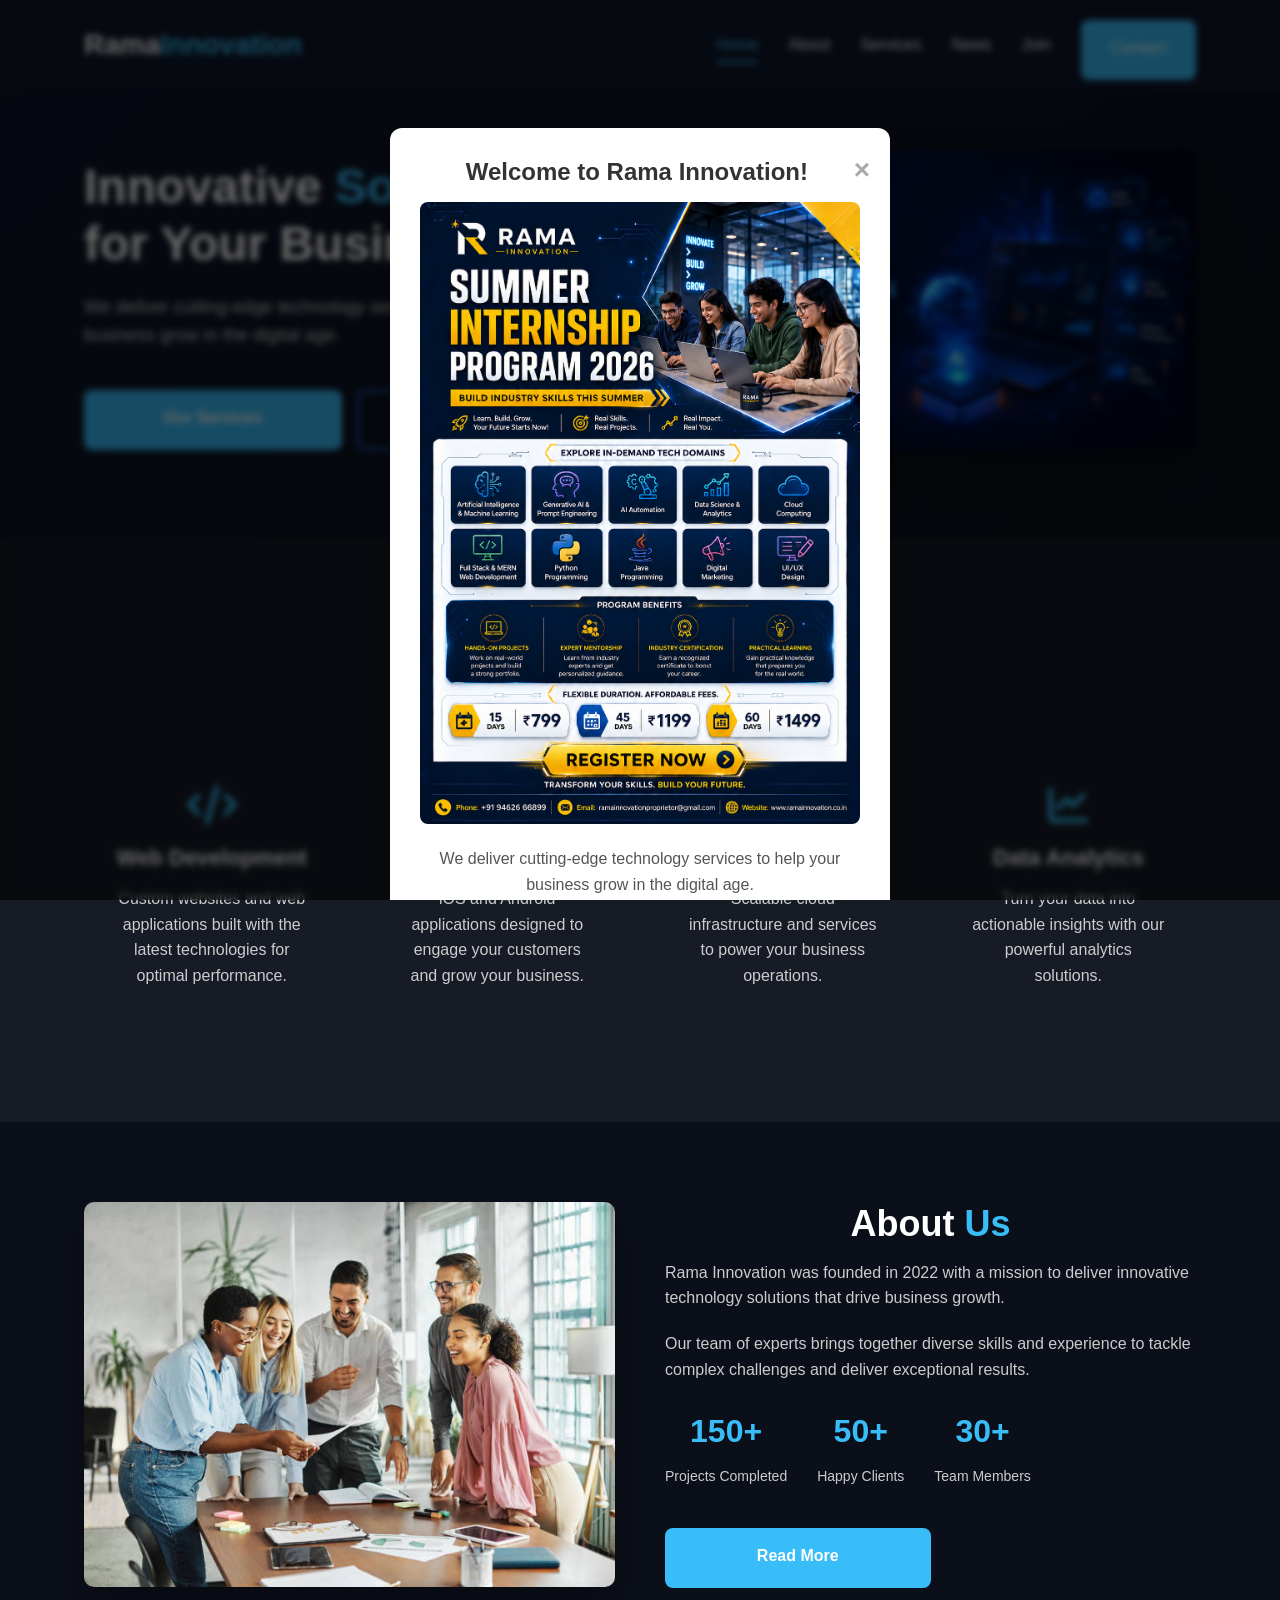
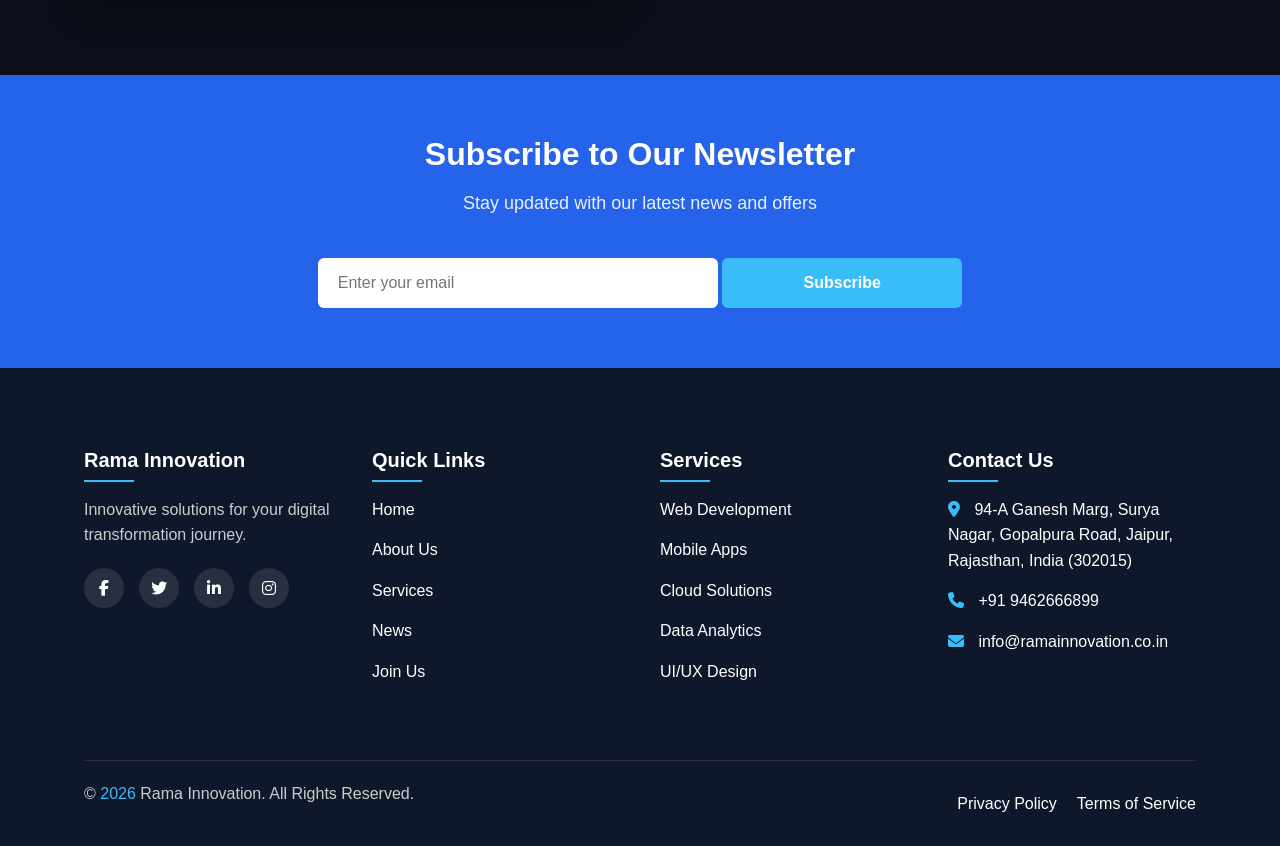
<file: index.html>
<!DOCTYPE html>
<html lang="en">
<head>
    <meta charset="UTF-8">
    <meta name="viewport" content="width=device-width, initial-scale=1.0">
    <title>Rama Innovation | Innovative Solutions</title>
    
    <!-- SEO Meta Tags -->
    <meta name="description" content="Rama Innovation offers innovative technology solutions including web development, mobile apps, cloud solutions, and data analytics to help your business thrive in the digital age.">
    <meta name="keywords" content="Rama Innovation, technology solutions, web development, mobile apps, cloud solutions, data analytics, digital transformation, innovative technology, Jaipur, India">
    <meta name="author" content="Rama Innovation">
    
    <!-- Open Graph Meta Tags -->
    <meta property="og:title" content="Rama Innovation | Innovative Solutions">
    <meta property="og:description" content="Delivering cutting-edge technology services to help your business grow in the digital age.">
    <meta property="og:image" content="./assets/images/logo.jpg">
    <meta property="og:url" content="https://www.ramainnovation.co.in">
    <meta property="og:type" content="website">
    
    <!-- Twitter Card Meta Tags -->
    <meta name="twitter:card" content="summary_large_image">
    <meta name="twitter:title" content="Rama Innovation | Innovative Solutions">
    <meta name="twitter:description" content="We deliver cutting-edge technology services to help your business grow in the digital age.">
    <meta name="twitter:image" content="./assets/images/logo.jpg">
    
    <!-- Stylesheets -->
    <link rel="stylesheet" href="https://cdnjs.cloudflare.com/ajax/libs/font-awesome/6.4.0/css/all.min.css">
    <link rel="stylesheet" href="./css/style.css">
    
    <!-- Icons -->
    <link rel="apple-touch-icon" sizes="180x180" href="/apple-touch-icon.png">
    <link rel="icon" type="image/png" sizes="32x32" href="/favicon-32x32.png">
    <link rel="icon" type="image/png" sizes="16x16" href="/favicon-16x16.png">
    <link rel="manifest" href="/site.webmanifest">

    <!-- Structured Data: Organization -->
    <script type="application/ld+json">
    {
      "@context": "https://schema.org",
      "@type": "Organization",
      "name": "Rama Innovation",
      "url": "https://www.ramainnovation.co.in",
      "logo": "https://www.ramainnovation.co.in/assets/images/logo.jpg",
      "description": "Rama Innovation offers innovative technology solutions including web development, mobile apps, cloud solutions, and data analytics to help your business thrive in the digital age.",
      "address": {
        "@type": "PostalAddress",
        "streetAddress": "94-A Ganesh Marg, Surya Nagar, Gopalpura Road",
        "addressLocality": "Jaipur",
        "addressRegion": "Rajasthan",
        "postalCode": "302015",
        "addressCountry": "IN"
      },
      "contactPoint": {
        "@type": "ContactPoint",
        "telephone": "+91-9462666899",
        "contactType": "customer service",
        "email": "info@ramainnovation.co.in"
      },
      "sameAs": [
        "https://www.linkedin.com/company/rama-innovation/"
      ]
    }
    </script>
</head>


<body>
        <!-- The Modal -->
    <div id="myModal" class="modal">
        <div class="modal-content">
            <span class="close">&times;</span>
            <h2>Welcome to Rama Innovation!</h2>
            <img src="./assets/images/h2.png" alt="Welcome Image"> <!-- Replace with your image URL -->
            <p>We deliver cutting-edge technology services to help your business grow in the digital age.</p>
        </div>
    </div>

  

    <!-- Navbar -->
    <nav class="navbar">
        <div class="container">
            <a href="index.html" class="logo">Rama<span>Innovation</span></a>
            <div class="nav-links">
                <a href="index.html" class="active">Home</a>
                <a href="about.html">About</a>
                <a href="service.html">Services</a>
                <a href="news.html">News</a>
                <a href="join.html">Join</a>
                <a href="#contact" class="cta-button">Contact</a>
            </div>
            <button class="hamburger">
                <span></span>
                <span></span>
                <span></span>
            </button>
        </div>
    </nav>

    <!-- Mobile Menu -->
    <div class="mobile-menu">
        <a href="index.html" class="active">Home</a>
        <a href="about.html">About</a>
        <a href="service.html">Services</a>
        <a href="news.html">News</a>
        <a href="join.html">Join</a>
        <a href="#contact">Contact</a>
    </div>

    <!-- Hero Section -->
    <section class="hero">
        <div class="container">
            <div class="hero-content">
                <h1 class="animate-slide-up">Innovative <span>Solutions</span> for Your Business</h1>
                <p class="animate-slide-up delay-1">We deliver cutting-edge technology services to help your business grow in the digital age.</p>
                <div class="hero-buttons animate-slide-up delay-2">
                    <a href="service.html" class="cta-button">Our Services</a>
                    <a href="join.html" class="cta-button secondary">Join Our Team</a>
                </div>
            </div>
            <div class="hero-image animate-fade-in delay-3">
                <img src="./assets/images/rama solution main photo.jpg" alt="Tech Solutions">
            </div>
        </div>
    </section>

    <!-- Services Section -->
    <section id="services" class="services">
        <div class="container">
            <h2 class="section-title animate-slide-up">Our <span>Services</span></h2>
            <p class="section-subtitle animate-slide-up delay-1">We offer comprehensive solutions tailored to your needs</p>
            
            <div class="services-grid">
                <div class="service-card animate-slide-up delay-2">
                    <i class="fas fa-code"></i>
                    <h3>Web Development</h3>
                    <p>Custom websites and web applications built with the latest technologies for optimal performance.</p>
                   
                </div>
                
                <div class="service-card animate-slide-up delay-3">
                    <i class="fas fa-mobile-alt"></i>
                    <h3>Mobile Apps</h3>
                    <p>iOS and Android applications designed to engage your customers and grow your business.</p>
                   
                </div>
                
                <div class="service-card animate-slide-up delay-4">
                    <i class="fas fa-cloud"></i>
                    <h3>Cloud Solutions</h3>
                    <p>Scalable cloud infrastructure and services to power your business operations.</p>
                    
                </div>
                
                <div class="service-card animate-slide-up delay-5">
                    <i class="fas fa-chart-line"></i>
                    <h3>Data Analytics</h3>
                    <p>Turn your data into actionable insights with our powerful analytics solutions.</p>
                  
                </div>
            </div>
        </div>
    </section>

    <!-- About Section -->
    <section class="about">
        <div class="container">
            <div class="about-image animate-fade-in">
                <img src="./assets/images/team.jpg" alt="Our Team">
            </div>
            <div class="about-content">
                <h2 class="section-title animate-slide-up">About <span>Us</span></h2>
                <p class="animate-slide-up delay-1">Rama Innovation was founded in 2022 with a mission to deliver innovative technology solutions that drive business growth.</p>
                <p class="animate-slide-up delay-2">Our team of experts brings together diverse skills and experience to tackle complex challenges and deliver exceptional results.</p>
                <div class="stats animate-slide-up delay-3">
                    <div class="stat">
                        <h4>150+</h4>
                        <p>Projects Completed</p>
                    </div>
                    <div class="stat">
                        <h4>50+</h4>
                        <p>Happy Clients</p>
                    </div>
                    <div class="stat">
                        <h4>30+</h4>
                        <p>Team Members</p>
                    </div>
                </div>
                <a href="about.html" class="cta-button animate-slide-up delay-4">Read More</a>
            </div>
        </div>
    </section>

    <!-- Newsletter Section -->
<section class="newsletter">
    <div class="container">
        <div class="newsletter-content animate-slide-up">
            <h2>Subscribe to Our Newsletter</h2>
            <p>Stay updated with our latest news and offers</p>
        </div>
        <form class="newsletter-form animate-slide-up delay-1" id="newsletterForm">
            <input type="email" name="email" placeholder="Enter your email" required>
            <button type="submit" class="cta-button">Subscribe</button>
        </form>
        <div class="form-message" id="formMessage"></div>
    </div>
</section>

    <!-- Footer -->
    <footer class="footer">
        <div class="container">
            <div class="footer-grid">
                <div class="footer-col">
                    <h3>Rama Innovation</h3>
                    <p>Innovative solutions for your digital transformation journey.</p>
                    <div class="social-links">
                        <a href="#"><i class="fab fa-facebook-f"></i></a>
                        <a href="#"><i class="fab fa-twitter"></i></a>
                        <a href="https://www.linkedin.com/company/rama-innovation/"><i class="fab fa-linkedin-in"></i></a>
                        <a href="#"><i class="fab fa-instagram"></i></a>
                    </div>
                </div>
                
                <div class="footer-col">
                    <h3>Quick Links</h3>
                    <ul>
                        <li><a href="index.html">Home</a></li>
                        <li><a href="about.html">About Us</a></li>
                        <li><a href="#services">Services</a></li>
                        <li><a href="news.html">News</a></li>
                        <li><a href="join.html">Join Us</a></li>
                    </ul>
                </div>
                
                <div class="footer-col">
                    <h3>Services</h3>
                    <ul>
                        <li><a href="#">Web Development</a></li>
                        <li><a href="#">Mobile Apps</a></li>
                        <li><a href="#">Cloud Solutions</a></li>
                        <li><a href="#">Data Analytics</a></li>
                        <li><a href="#">UI/UX Design</a></li>
                    </ul>
                </div>
                
                <div class="footer-col" id="contact">
                    <h3>Contact Us</h3>
                    <ul>
                        <li><i class="fas fa-map-marker-alt"></i> 94-A Ganesh Marg, Surya Nagar, Gopalpura Road, Jaipur, Rajasthan, India (302015) </li>
                        <li><i class="fas fa-phone"></i> +91 9462666899 </li>
                        <li><i class="fas fa-envelope"></i> info@ramainnovation.co.in</li>
                    </ul>
                </div>
            </div>
            
            <div class="footer-bottom">
                <p>&copy; <span id="copyright-year">2023</span> Rama Innovation. All Rights Reserved.</p>
                <div class="footer-links">
                    <a href="#">Privacy Policy</a>
                    <a href="#">Terms of Service</a>
                </div>
            </div>
        </div>
    </footer>

    <script src="./js/script.js"></script>
</body>
</html>
</file>
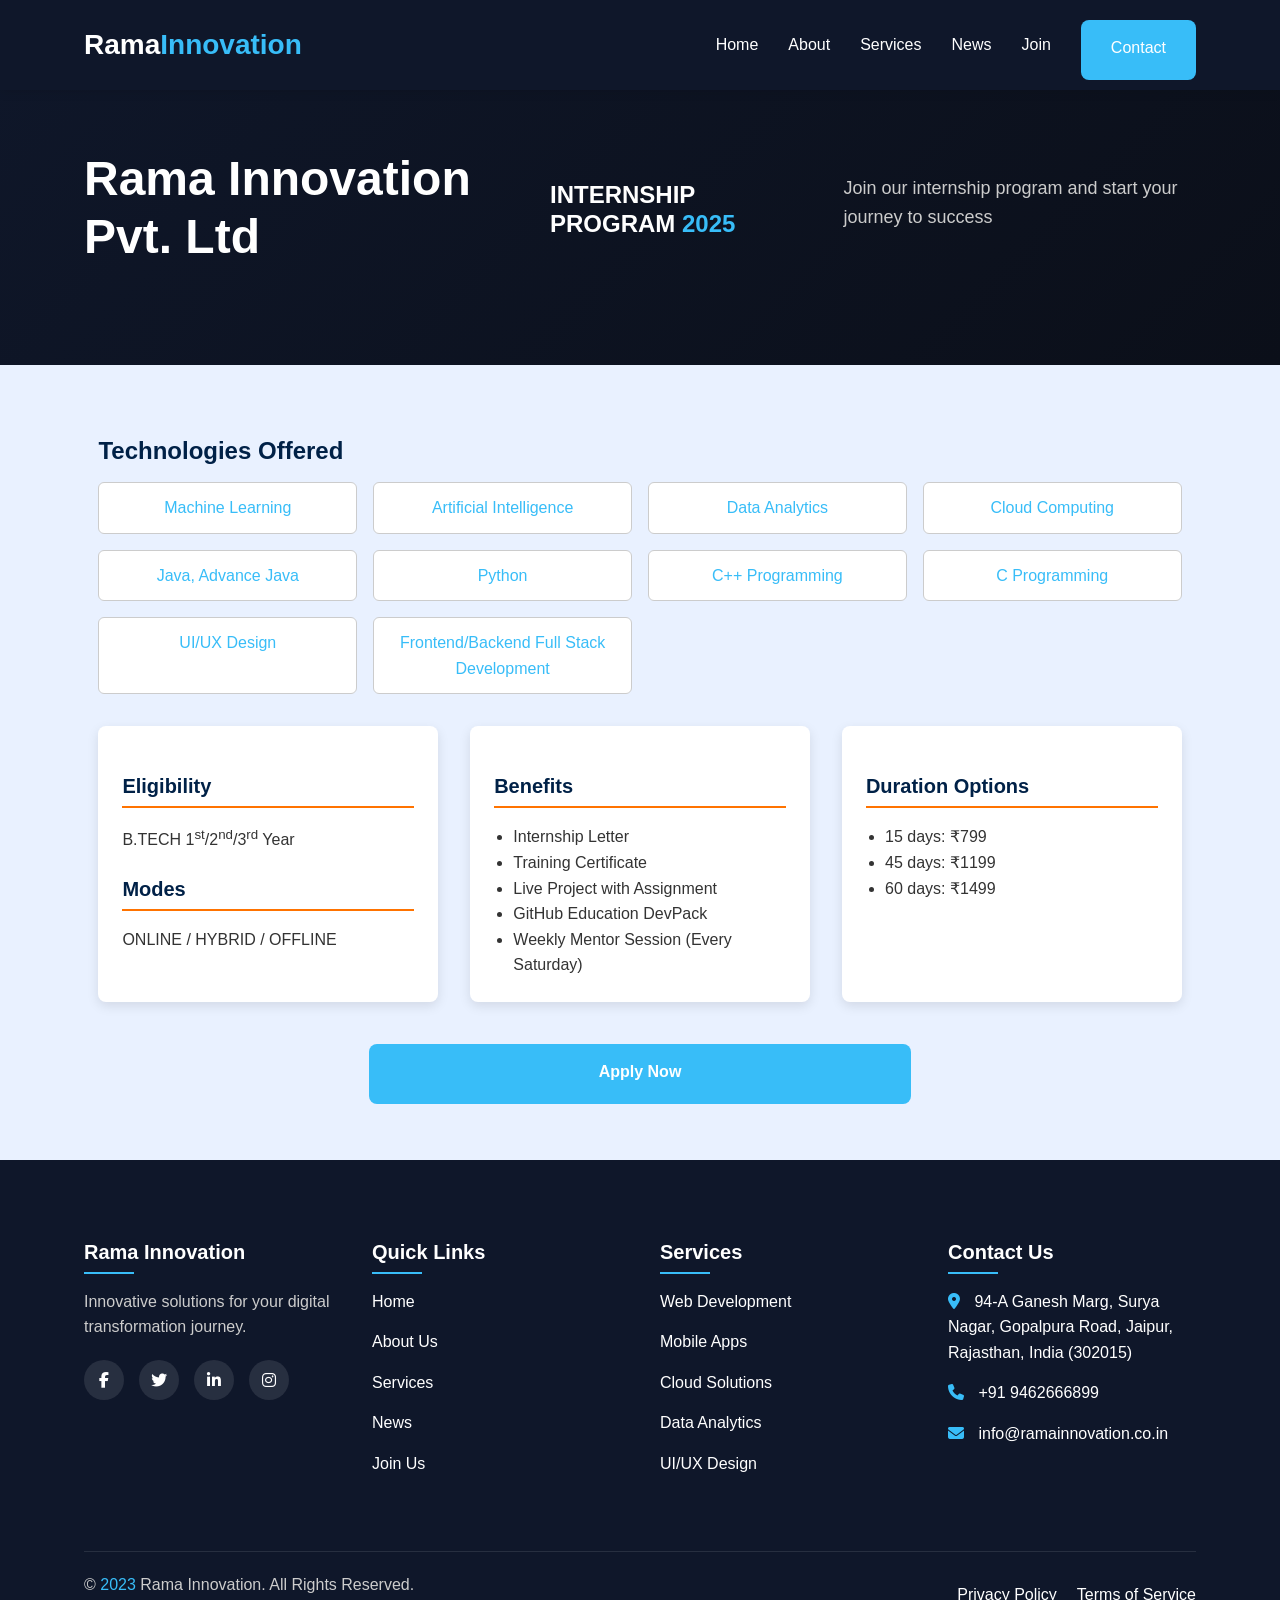
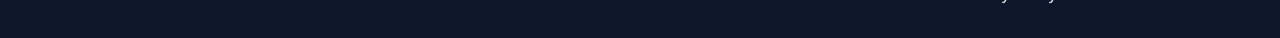
<file: internship.html>
<!DOCTYPE html>
<html lang="en">
<head>
  <meta charset="UTF-8">
    <meta name="viewport" content="width=device-width, initial-scale=1.0">
    <title>Internship Program - Rama Innovation</title>
    
    <!-- SEO Meta Tags -->
    <meta name="description" content="Rama Innovation offers innovative technology solutions including web development, mobile apps, cloud solutions, and data analytics to help your business thrive in the digital age.">
    <meta name="keywords" content="Rama Innovation, technology solutions, web development, mobile apps, cloud solutions, data analytics, digital transformation, innovative technology, Jaipur, India">
    <meta name="author" content="Rama Innovation">
    
    <!-- Open Graph Meta Tags -->
    <meta property="og:title" content="Rama Innovation | Innovative Solutions">
    <meta property="og:description" content="Delivering cutting-edge technology services to help your business grow in the digital age.">
    <meta property="og:image" content="./assets/images/logo.jpg">
    <meta property="og:url" content="https://www.ramainnovation.co.in">
    <meta property="og:type" content="website">
    
    <!-- Twitter Card Meta Tags -->
    <meta name="twitter:card" content="summary_large_image">
    <meta name="twitter:title" content="Rama Innovation | Innovative Solutions">
    <meta name="twitter:description" content="We deliver cutting-edge technology services to help your business grow in the digital age.">
    <meta name="twitter:image" content="./assets/images/logo.jpg">
    
    <!-- Stylesheets -->
    <link href="https://cdnjs.cloudflare.com/ajax/libs/font-awesome/6.4.0/css/all.min.css" rel="stylesheet">
    <link href="./css/style.css" rel="stylesheet">
    
    <!-- Icons -->
    <link rel="apple-touch-icon" sizes="180x180" href="/apple-touch-icon.png">
    <link rel="icon" type="image/png" sizes="32x32" href="/favicon-32x32.png">
    <link rel="icon" type="image/png" sizes="16x16" href="/favicon-16x16.png">
    <link rel="manifest" href="/site.webmanifest">
    
  <style>


    .why-join {
      background: #fff;
      padding: 3rem 1rem;
    }

    .why-join h3 {
      font-size: 1.8rem;
      margin-bottom: 1rem;
      color: #002147;
    }

    .why-join ul {
      list-style: none;
      margin-bottom: 2rem;
    }

    .why-join li {
      font-size: 1.1rem;
      margin: 0.5rem 0;
      color: #444;
    }

    .why-join i {
      color: green;
      margin-right: 10px;
    }

    .details {
      background: #e9f1ff;
      padding: 3rem 1rem;
    }

    .details h3 {
      color: #002147;
      margin-top: 1.5rem;
      margin-bottom: 0.5rem;
      font-size: 1.5rem;
    }

    .skills-grid {
      display: grid;
      grid-template-columns: repeat(auto-fit, minmax(220px, 1fr));
      gap: 1rem;
      margin: 1rem 0;
    }

    .skills-grid span {
      background-color: #fff;
      padding: 0.75rem;
      border-radius: 6px;
      border: 1px solid #ccc;
      text-align: center;
      font-weight: 500;
    }

    .info-columns {
      display: flex;
      flex-wrap: wrap;
      gap: 2rem;
      margin-top: 2rem;
    }

    .info-column {
      flex: 1;
      min-width: 250px;
      background: #fff;
      padding: 1.5rem;
      border-radius: 8px;
      box-shadow: 0 4px 12px rgba(0, 0, 0, 0.1);
    }

    .info-column h3 {
      font-size: 1.25rem;
      color: #002147;
      margin-bottom: 1rem;
      border-bottom: 2px solid #ff7300;
      padding-bottom: 0.5rem;
    }

    .info-column p,
    .info-column ul {
      font-size: 1rem;
      color: #333;
    }

    .info-column ul {
      padding-left: 1.2rem;
      list-style: disc;
    }

  </style>
</head>
<body>
     <nav class="navbar">
        <div class="container">
            <a href="index.html" class="logo">Rama<span>Innovation</span></a>
            <div class="nav-links">
                <a href="index.html">Home</a>
                <a href="about.html">About</a>
                <a href="service.html">Services</a>
                <a href="news.html">News</a>
                <a href="join.html">Join</a>
                <a href="#contact" class="cta-button">Contact</a>
            </div>
            <button class="hamburger">
                <span></span>
                <span></span>
                <span></span>
            </button>
        </div>
    </nav>

    <!-- Mobile Menu -->
    <div class="mobile-menu">
        <a href="index.html">Home</a>
        <a href="about.html">About</a>
        <a href="service.html">Services</a>
        <a href="news.html">News</a>
        <a href="join.html">Join</a>
        <a href="#contact">Contact</a>
    </div>
  <section class="hero">
    <div class="container">
      <h1>Rama Innovation Pvt. Ltd</h1>
      <h2>INTERNSHIP PROGRAM <span>2025</span></h2>
      <p>Join our internship program and start your journey to success</p>
    </div>
  </section>

  <!-- <section class="why-join">
    <div class="container">
      <h3>Why You Should Try:</h3>
      <ul>
        <li><i class="fas fa-check-circle"></i> Mentorship from industry experts</li>
        <li><i class="fas fa-check-circle"></i> Real-world projects</li>
        <li><i class="fas fa-check-circle"></i> Skill-building for future roles</li>
        <li><i class="fas fa-check-circle"></i> Project Management</li>
        <li><i class="fas fa-check-circle"></i> Data Analysis</li>
        <li><i class="fas fa-check-circle"></i> Marketing Strategies</li>
      </ul>
      <a href="https://forms.gle/wn4ChqgmRaESs48y6" class="cta-button">Apply Now</a>
    </div>

    
  </section> -->

  <section class="details">
    <div class="container">
      <div class="skills">
        <h3>Technologies Offered</h3>
        <div class="skills-grid">
          <span>Machine Learning</span>
          <span>Artificial Intelligence</span>
          <span>Data Analytics</span>
          <span>Cloud Computing</span>
          <span>Java, Advance Java</span>
          <span>Python</span>
          <span>C++ Programming</span>
          <span>C Programming</span>
          <span>UI/UX Design</span>
          <span>Frontend/Backend Full Stack Development</span>
        </div>
      </div>

      <div class="info-columns">
        <div class="info-column">
          <h3>Eligibility</h3>
          <p>B.TECH 1<sup>st</sup>/2<sup>nd</sup>/3<sup>rd</sup> Year</p>

          <h3>Modes</h3>
          <p>ONLINE / HYBRID / OFFLINE</p>
        </div>

        <div class="info-column">
          <h3>Benefits</h3>
          <ul>
            <li>Internship Letter</li>
            <li>Training Certificate</li>
            <li>Live Project with Assignment</li>
            <li>GitHub Education DevPack</li>
            <li>Weekly Mentor Session (Every Saturday)</li>
          </ul>
        </div>

        <div class="info-column">
          <h3>Duration Options</h3>
          <ul>
            <li>15 days: ₹799</li>
            <li>45 days: ₹1199</li>
            <li>60 days: ₹1499</li>
          </ul>
        </div>
      </div>

      <div style="text-align: center; margin-top: 2rem;">
        <a href="https://forms.gle/wn4ChqgmRaESs48y6" class="cta-button">Apply Now</a>
      </div>
    </div>
  </section>

  <footer class="footer">
        <div class="container">
            <div class="footer-grid">
                <div class="footer-col">
                    <h3>Rama Innovation</h3>
                    <p>Innovative solutions for your digital transformation journey.</p>
                    <div class="social-links">
                        <a href="#"><i class="fab fa-facebook-f"></i></a>
                        <a href="#"><i class="fab fa-twitter"></i></a>
                        <a href="https://www.linkedin.com/company/rama-innovation/"><i class="fab fa-linkedin-in"></i></a>
                        <a href="#"><i class="fab fa-instagram"></i></a>
                    </div>
                </div>
                
                <div class="footer-col">
                    <h3>Quick Links</h3>
                    <ul>
                        <li><a href="index.html">Home</a></li>
                        <li><a href="about.html">About Us</a></li>
                        <li><a href="#services">Services</a></li>
                        <li><a href="news.html">News</a></li>
                        <li><a href="join.html">Join Us</a></li>
                    </ul>
                </div>
                
                <div class="footer-col">
                    <h3>Services</h3>
                    <ul>
                        <li><a href="#">Web Development</a></li>
                        <li><a href="#">Mobile Apps</a></li>
                        <li><a href="#">Cloud Solutions</a></li>
                        <li><a href="#">Data Analytics</a></li>
                        <li><a href="#">UI/UX Design</a></li>
                    </ul>
                </div>
                
                <div class="footer-col" id="contact">
                    <h3>Contact Us</h3>
                    <ul>
                        <li><i class="fas fa-map-marker-alt"></i> 94-A Ganesh Marg, Surya Nagar, Gopalpura Road, Jaipur, Rajasthan, India (302015) </li>
                        <li><i class="fas fa-phone"></i> +91 9462666899 </li>
                        <li><i class="fas fa-envelope"></i> info@ramainnovation.co.in</li>
                    </ul>
                </div>
            </div>
            
            <div class="footer-bottom">
                <p>&copy; <span id="copyright-year">2023</span> Rama Innovation. All Rights Reserved.</p>
                <div class="footer-links">
                    <a href="#">Privacy Policy</a>
                    <a href="#">Terms of Service</a>
                </div>
            </div>
        </div>
    </footer>
</body>
</html>
</file>
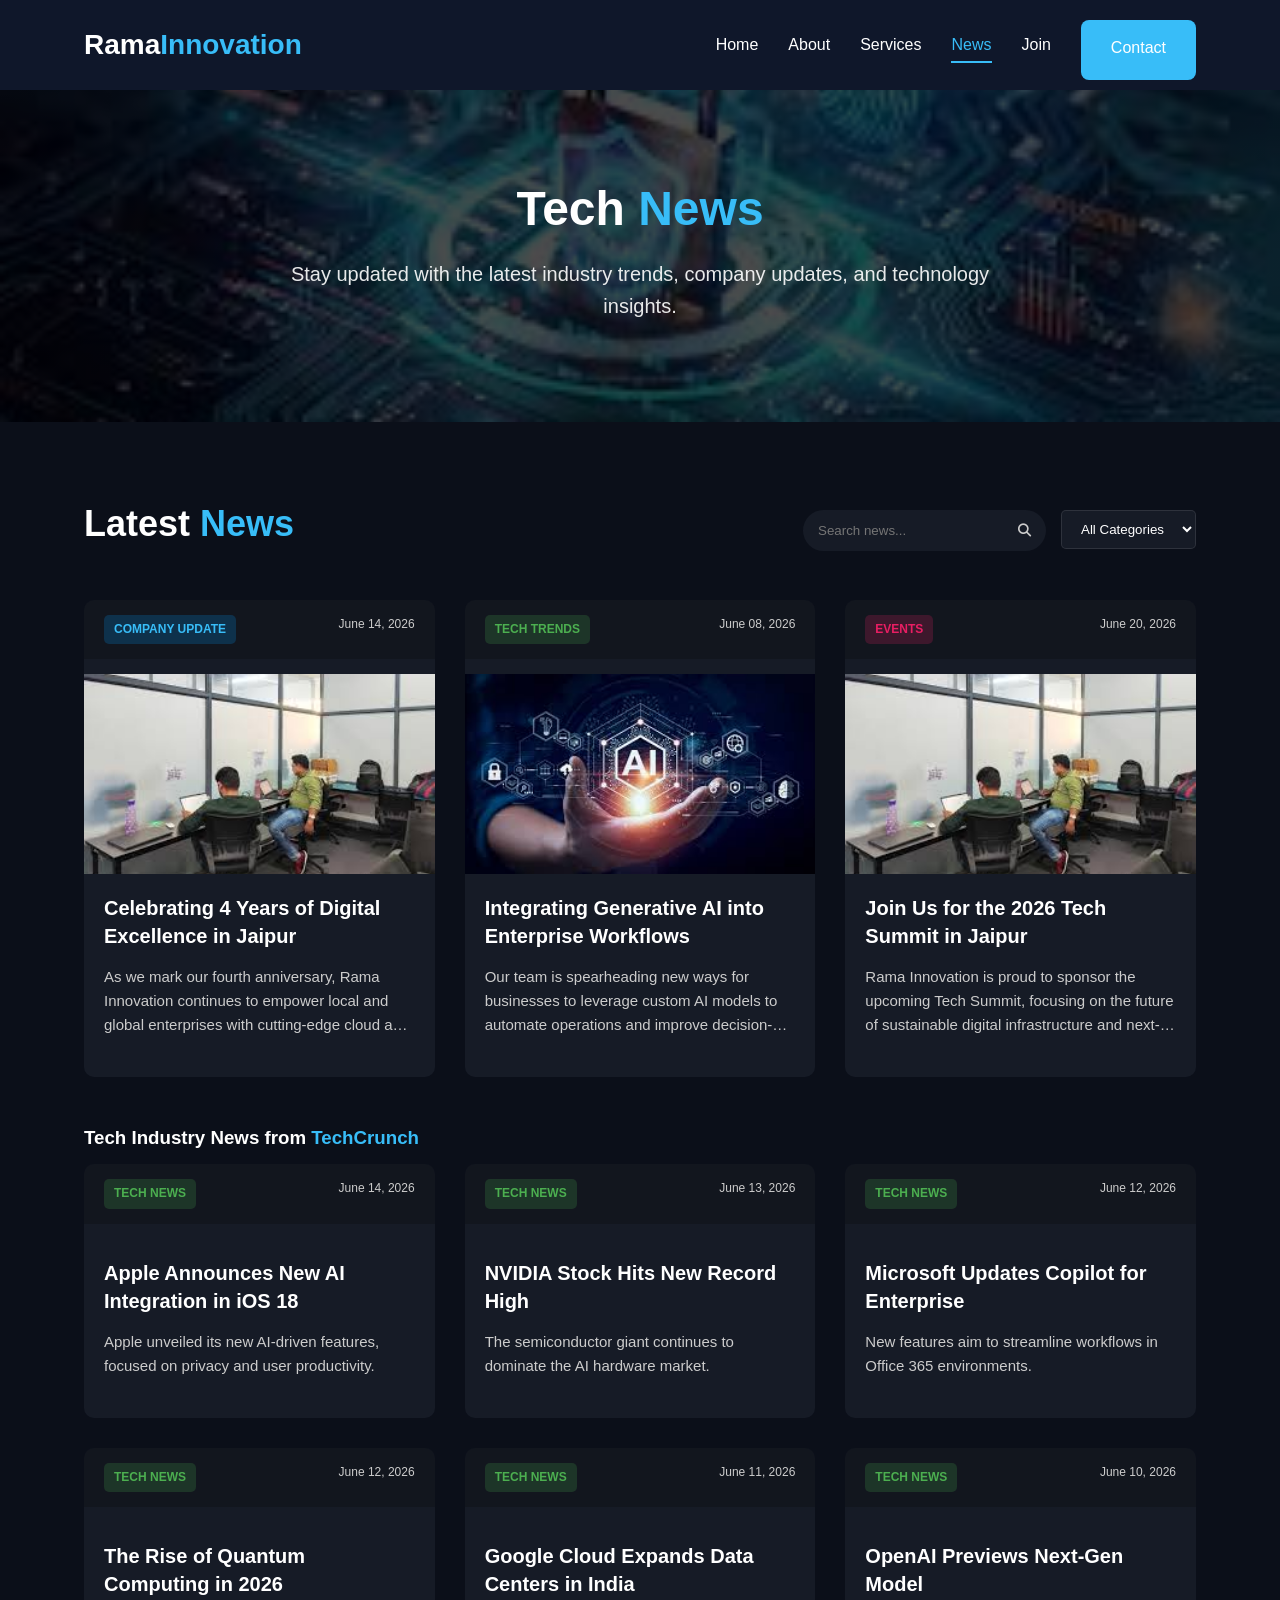
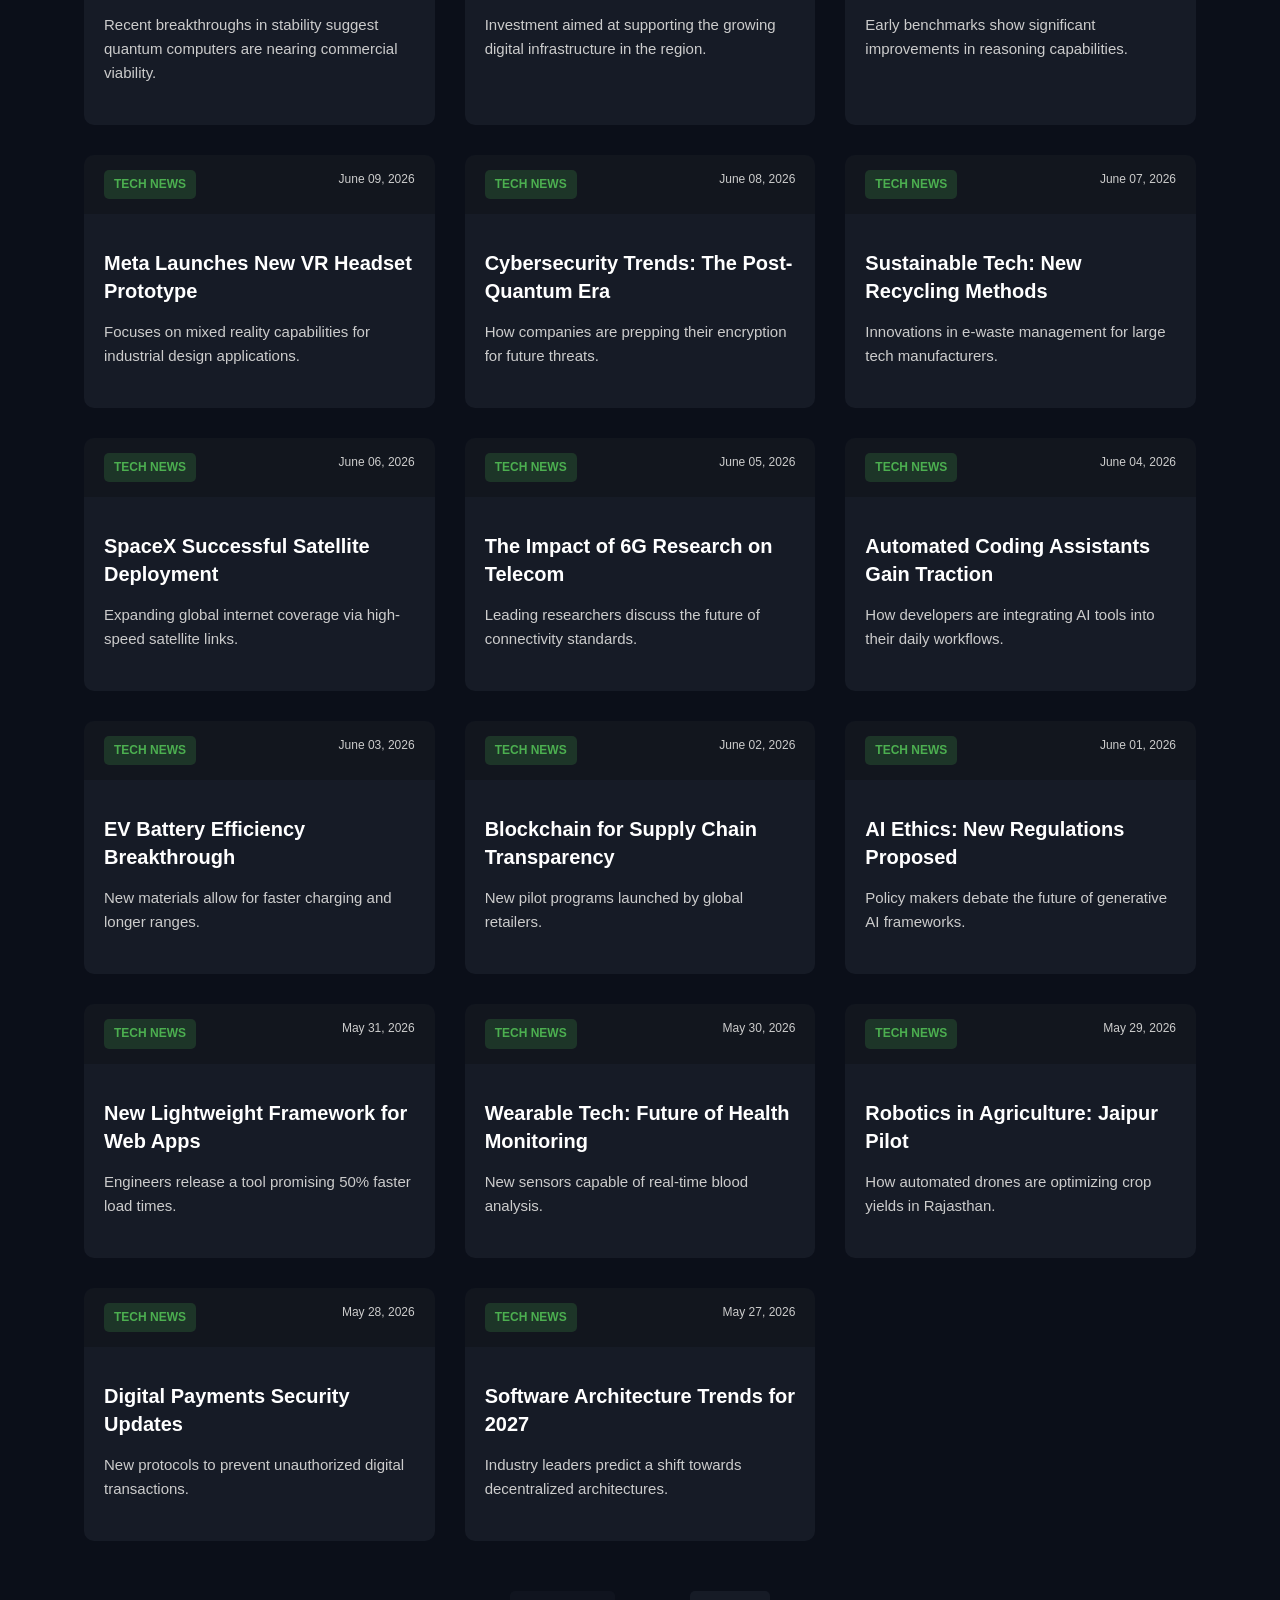
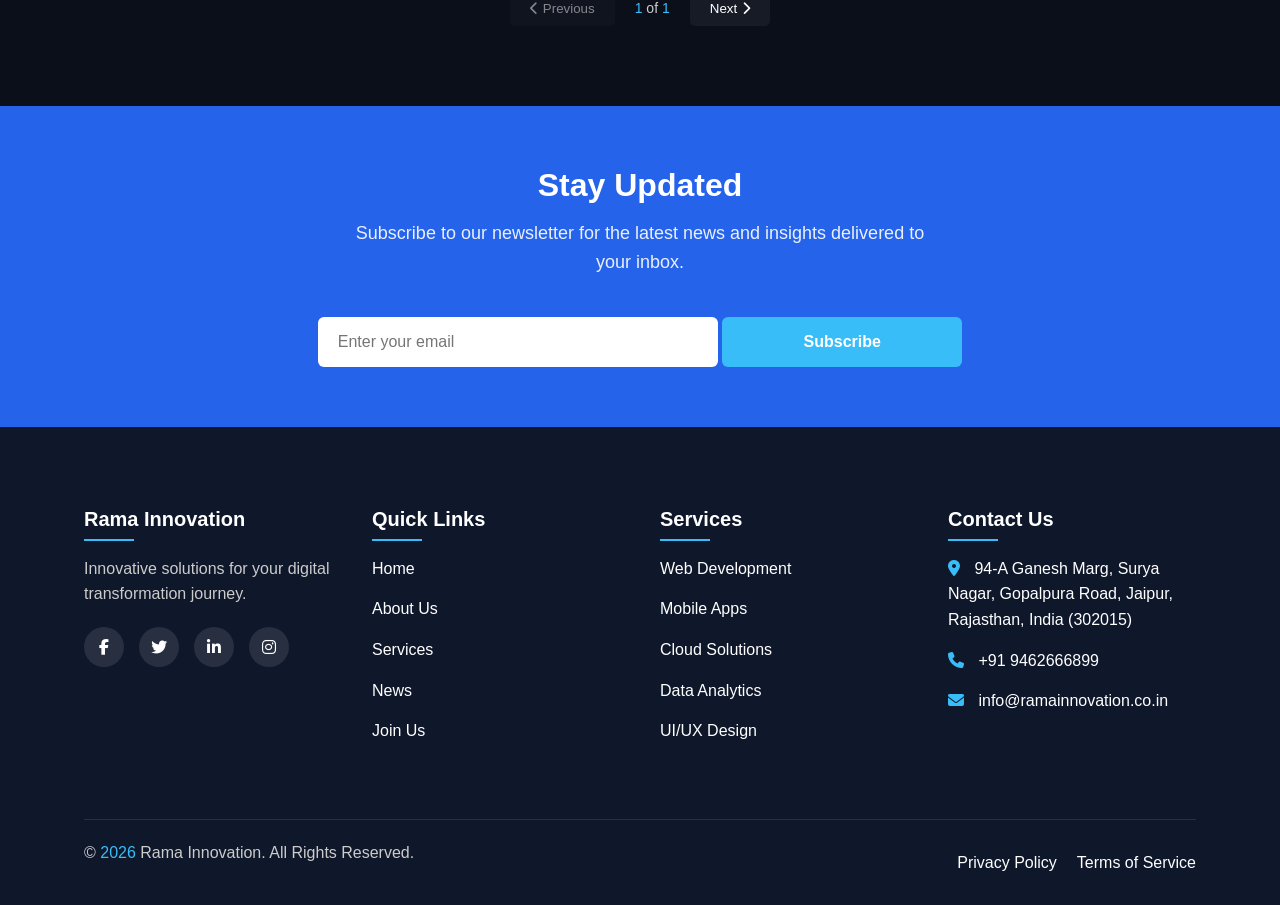
<file: news.html>
<!DOCTYPE html>
<html lang="en">

<head>
    <meta charset="UTF-8">
    <meta name="viewport" content="width=device-width, initial-scale=1.0">
    <title>News & Updates | Rama Innovation</title>
    
    <!-- SEO Meta Tags -->
    <meta name="description" content="Rama Innovation offers innovative technology solutions including web development, mobile apps, cloud solutions, and data analytics to help your business thrive in the digital age.">
    <meta name="keywords" content="Rama Innovation, technology solutions, web development, mobile apps, cloud solutions, data analytics, digital transformation, innovative technology, Jaipur, India">
    <meta name="author" content="Rama Innovation">
    
    <!-- Open Graph Meta Tags -->
    <meta property="og:title" content="Rama Innovation | Innovative Solutions">
    <meta property="og:description" content="Delivering cutting-edge technology services to help your business grow in the digital age.">
    <meta property="og:image" content="./assets/images/logo.jpg">
    <meta property="og:url" content="https://www.ramainnovation.co.in">
    <meta property="og:type" content="website">
    
    <!-- Twitter Card Meta Tags -->
    <meta name="twitter:card" content="summary_large_image">
    <meta name="twitter:title" content="Rama Innovation | Innovative Solutions">
    <meta name="twitter:description" content="We deliver cutting-edge technology services to help your business grow in the digital age.">
    <meta name="twitter:image" content="./assets/images/logo.jpg">
    
    <!-- Stylesheets -->
    <link rel="stylesheet" href="https://cdnjs.cloudflare.com/ajax/libs/font-awesome/6.4.0/css/all.min.css">
    <link rel="stylesheet" href="./css/style.css">
    
    <!-- Icons -->
    <link rel="apple-touch-icon" sizes="180x180" href="/apple-touch-icon.png">
    <link rel="icon" type="image/png" sizes="32x32" href="/favicon-32x32.png">
    <link rel="icon" type="image/png" sizes="16x16" href="/favicon-16x16.png">
    <link rel="manifest" href="/site.webmanifest">
</head>


<body>
  
    <!-- Navbar -->
    <nav class="navbar">
        <div class="container">
            <a href="index.html" class="logo">Rama<span>Innovation</span></a>
            <div class="nav-links">
                <a href="index.html">Home</a>
                <a href="about.html">About</a>
                <a href="#services">Services</a>
                <a href="news.html" class="active">News</a>
                <a href="join.html">Join</a>
                <a href="#contact" class="cta-button">Contact</a>
            </div>
            <button class="hamburger">
                <span></span>
                <span></span>
                <span></span>
            </button>
        </div>
    </nav>

    <!-- Mobile Menu -->
    <div class="mobile-menu">
        <a href="index.html">Home</a>
        <a href="about.html">About</a>
        <a href="#services">Services</a>
        <a href="news.html" class="active">News</a>
        <a href="join.html">Join</a>
        <a href="#contact">Contact</a>
    </div>

    <!-- News Hero Section -->
    <section class="page-hero news-hero">
        <div class="container">
            <h1 class="animate-slide-up">Tech <span>News</span></h1>
            <p class="animate-slide-up delay-1">Stay updated with the latest industry trends, company updates, and technology insights.</p>
        </div>
    </section>

    <!-- News Categories -->
<!-- News Section with Custom Articles and API Content -->
<section class="news-api-section">
    <div class="container">
        <div class="news-header">
            <h2 class="section-title">Latest <span>News</span></h2>
            <div class="news-controls">
                <div class="search-box">
                    <input type="text" id="news-search" placeholder="Search news...">
                    <button id="search-btn"><i class="fas fa-search"></i></button>
                </div>
                <div class="category-filter">
                    <select id="news-category">
                        <option value="all">All Categories</option>
                        <option value="company">Company</option>
                        <option value="tech">Technology</option>
                        <option value="business">Business</option>
                    </select>
                </div>
            </div>
        </div>

        <div class="news-grid">
    <article class="news-card animate-slide-up delay-1" data-category="company">
        <div class="news-card-header">
            <span class="news-category company">Company Update</span>
            <span class="news-date">June 14, 2026</span>
        </div>
        <div class="news-card-image">
            <img src="./assets/images/company_office.jpg" alt="Rama Innovation Expansion">
        </div>
        <div class="news-card-content">
            <h3>Celebrating 4 Years of Digital Excellence in Jaipur</h3>
            <p>As we mark our fourth anniversary, Rama Innovation continues to empower local and global enterprises with cutting-edge cloud and data analytics solutions.</p>
        </div>
    </article>

    <article class="news-card animate-slide-up delay-2" data-category="tech">
        <div class="news-card-header">
            <span class="news-category tech">Tech Trends</span>
            <span class="news-date">June 08, 2026</span>
        </div>
        <div class="news-card-image">
            <img src="./assets/images/ai.jpg" alt="AI Integration">
        </div>
        <div class="news-card-content">
            <h3>Integrating Generative AI into Enterprise Workflows</h3>
            <p>Our team is spearheading new ways for businesses to leverage custom AI models to automate operations and improve decision-making accuracy.</p>
        </div>
    </article>

    <article class="news-card animate-slide-up delay-3" data-category="events">
        <div class="news-card-header">
            <span class="news-category events">Events</span>
            <span class="news-date">June 20, 2026</span>
        </div>
        <div class="news-card-image">
            <img src="./assets/images/company_office.jpg" alt="Tech Conference">
        </div>
        <div class="news-card-content">
            <h3>Join Us for the 2026 Tech Summit in Jaipur</h3>
            <p>Rama Innovation is proud to sponsor the upcoming Tech Summit, focusing on the future of sustainable digital infrastructure and next-gen development.</p>
        </div>
    </article>
</div>

        <!-- API-Powered News Section -->
        <div class="api-news-section">
            <h3 class="api-news-title">Tech Industry News from <span>TechCrunch</span></h3>
            
            <div class="loading-spinner" id="loading-spinner">
                <div class="spinner"></div>
                <p>Loading tech news...</p>
            </div>

            <div class="news-grid" id="api-news-grid">
                <!-- News articles will be inserted here by JavaScript -->
            </div>

            <div class="pagination">
                <button id="prev-page" disabled><i class="fas fa-chevron-left"></i> Previous</button>
                <div class="page-info">
                    <span id="current-page">1</span> of <span id="total-pages">1</span>
                </div>
                <button id="next-page">Next <i class="fas fa-chevron-right"></i></button>
            </div>
        </div>
    </div>
</section>
    <!-- Newsletter Section -->
    <section class="newsletter news-newsletter">
        <div class="container">
            <div class="newsletter-content animate-slide-up">
                <h2>Stay Updated</h2>
                <p>Subscribe to our newsletter for the latest news and insights delivered to your inbox.</p>
            </div>
            <form class="newsletter-form animate-slide-up delay-1">
                <input type="email" placeholder="Enter your email" required>
                <button type="submit" class="cta-button news_letter_btn">Subscribe</button>
            </form>
        </div>
    </section>

    <footer class="footer">
        <div class="container">
            <div class="footer-grid">
                <div class="footer-col">
                    <h3>Rama Innovation</h3>
                    <p>Innovative solutions for your digital transformation journey.</p>
                    <div class="social-links">
                        <a href="#"><i class="fab fa-facebook-f"></i></a>
                        <a href="#"><i class="fab fa-twitter"></i></a>
                        <a href="https://www.linkedin.com/company/rama-innovation/"><i class="fab fa-linkedin-in"></i></a>
                        <a href="#"><i class="fab fa-instagram"></i></a>
                    </div>
                </div>
                
                <div class="footer-col">
                    <h3>Quick Links</h3>
                    <ul>
                        <li><a href="index.html">Home</a></li>
                        <li><a href="about.html">About Us</a></li>
                        <li><a href="#services">Services</a></li>
                        <li><a href="news.html">News</a></li>
                        <li><a href="join.html">Join Us</a></li>
                    </ul>
                </div>
                
                <div class="footer-col">
                    <h3>Services</h3>
                    <ul>
                        <li><a href="#">Web Development</a></li>
                        <li><a href="#">Mobile Apps</a></li>
                        <li><a href="#">Cloud Solutions</a></li>
                        <li><a href="#">Data Analytics</a></li>
                        <li><a href="#">UI/UX Design</a></li>
                    </ul>
                </div>
                
                <div class="footer-col" id="contact">
                    <h3>Contact Us</h3>
                    <ul>
                        <li><i class="fas fa-map-marker-alt"></i> 94-A Ganesh Marg, Surya Nagar, Gopalpura Road, Jaipur, Rajasthan, India (302015)</li>
                        <li><i class="fas fa-phone"></i> +91 9462666899 </li>
                        <li><i class="fas fa-envelope"></i> info@ramainnovation.co.in</li>
                    </ul>
                </div>
            </div>
            
            <div class="footer-bottom">
                <p>&copy; <span id="copyright-year">2023</span> Rama Innovation. All Rights Reserved.</p>
                <div class="footer-links">
                    <a href="#">Privacy Policy</a>
                    <a href="#">Terms of Service</a>
                </div>
            </div>
        </div>
    </footer>

    <script src="./js/script.js"></script>
    <script>
       
const techNews = [
    { title: "Apple Announces New AI Integration in iOS 18", date: "June 14, 2026", desc: "Apple unveiled its new AI-driven features, focused on privacy and user productivity." },
    { title: "NVIDIA Stock Hits New Record High", date: "June 13, 2026", desc: "The semiconductor giant continues to dominate the AI hardware market." },
    { title: "Microsoft Updates Copilot for Enterprise", date: "June 12, 2026", desc: "New features aim to streamline workflows in Office 365 environments." },
    { title: "The Rise of Quantum Computing in 2026", date: "June 12, 2026", desc: "Recent breakthroughs in stability suggest quantum computers are nearing commercial viability." },
    { title: "Google Cloud Expands Data Centers in India", date: "June 11, 2026", desc: "Investment aimed at supporting the growing digital infrastructure in the region." },
    { title: "OpenAI Previews Next-Gen Model", date: "June 10, 2026", desc: "Early benchmarks show significant improvements in reasoning capabilities." },
    { title: "Meta Launches New VR Headset Prototype", date: "June 09, 2026", desc: "Focuses on mixed reality capabilities for industrial design applications." },
    { title: "Cybersecurity Trends: The Post-Quantum Era", date: "June 08, 2026", desc: "How companies are prepping their encryption for future threats." },
    { title: "Sustainable Tech: New Recycling Methods", date: "June 07, 2026", desc: "Innovations in e-waste management for large tech manufacturers." },
    { title: "SpaceX Successful Satellite Deployment", date: "June 06, 2026", desc: "Expanding global internet coverage via high-speed satellite links." },
    { title: "The Impact of 6G Research on Telecom", date: "June 05, 2026", desc: "Leading researchers discuss the future of connectivity standards." },
    { title: "Automated Coding Assistants Gain Traction", date: "June 04, 2026", desc: "How developers are integrating AI tools into their daily workflows." },
    { title: "EV Battery Efficiency Breakthrough", date: "June 03, 2026", desc: "New materials allow for faster charging and longer ranges." },
    { title: "Blockchain for Supply Chain Transparency", date: "June 02, 2026", desc: "New pilot programs launched by global retailers." },
    { title: "AI Ethics: New Regulations Proposed", date: "June 01, 2026", desc: "Policy makers debate the future of generative AI frameworks." },
    { title: "New Lightweight Framework for Web Apps", date: "May 31, 2026", desc: "Engineers release a tool promising 50% faster load times." },
    { title: "Wearable Tech: Future of Health Monitoring", date: "May 30, 2026", desc: "New sensors capable of real-time blood analysis." },
    { title: "Robotics in Agriculture: Jaipur Pilot", date: "May 29, 2026", desc: "How automated drones are optimizing crop yields in Rajasthan." },
    { title: "Digital Payments Security Updates", date: "May 28, 2026", desc: "New protocols to prevent unauthorized digital transactions." },
    { title: "Software Architecture Trends for 2027", date: "May 27, 2026", desc: "Industry leaders predict a shift towards decentralized architectures." }
];

document.addEventListener('DOMContentLoaded', function() {
    const apiNewsGrid = document.getElementById('api-news-grid');
    const newsSearch = document.getElementById('news-search');
    const searchBtn = document.getElementById('search-btn');

    function displayNews(articles) {
        apiNewsGrid.innerHTML = articles.map(article => `
            <article class="news-card">
                <div class="news-card-header">
                    <span class="news-category tech">Tech News</span>
                    <span class="news-date">${article.date}</span>
                </div>
                <div class="news-card-content">
                    <h3>${article.title}</h3>
                    <p>${article.desc}</p>
                </div>
            </article>
        `).join('');
    }

    // Search functionality
    searchBtn.addEventListener('click', () => {
        const query = newsSearch.value.toLowerCase();
        const filtered = techNews.filter(n => n.title.toLowerCase().includes(query));
        displayNews(filtered);
    });

    // Initial load
    displayNews(techNews);
});
    </script>
</body>
</html>
</file>
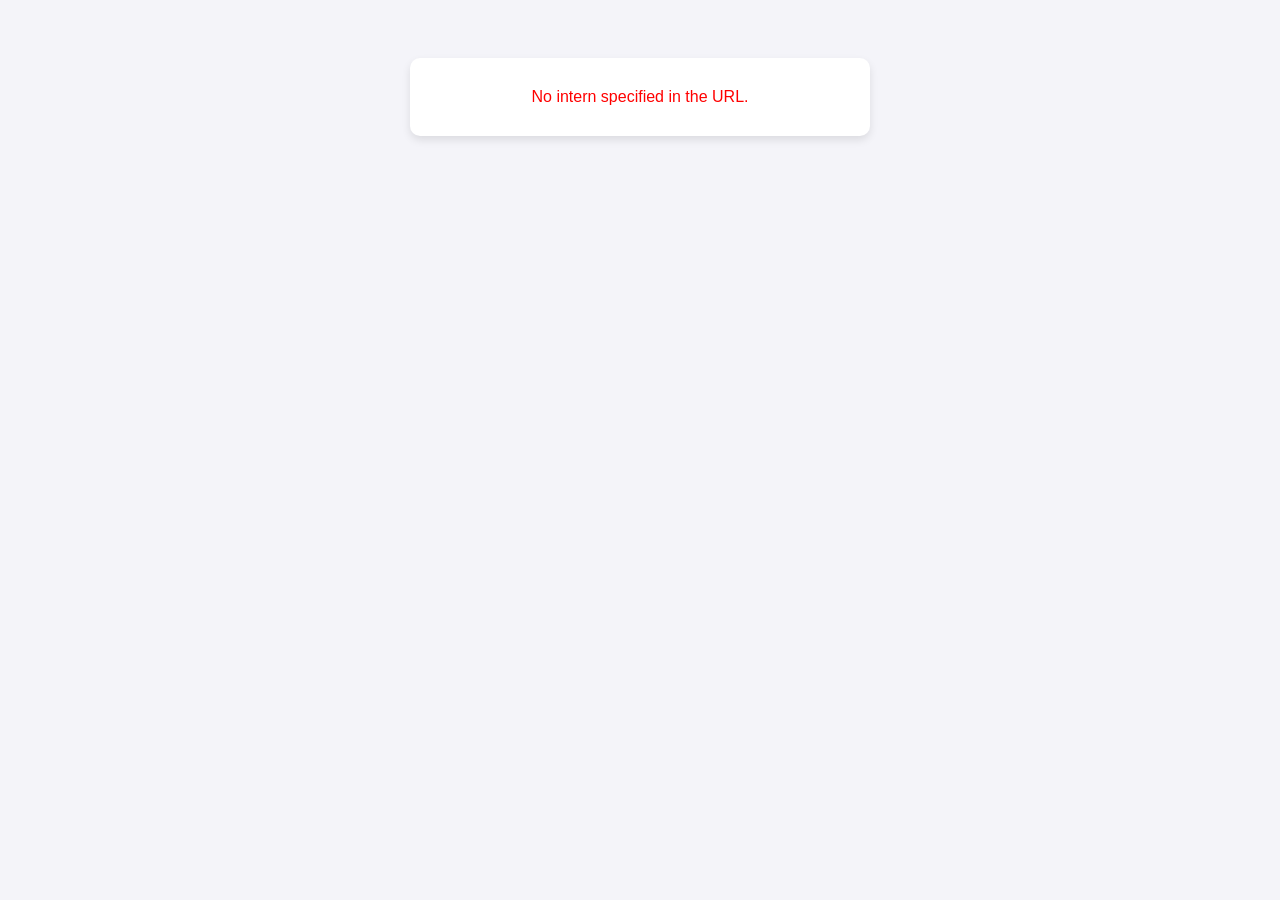
<file: profile.html>
<!DOCTYPE html>
<html lang="en">
<head>
    <meta charset="UTF-8">
    <meta name="viewport" content="width=device-width, initial-scale=1.0">
    <title>Intern Verification Profile</title>
    <style>
        body { font-family: Arial, sans-serif; text-align: center; padding: 50px; background-color: #f4f4f9; }
        .profile-card { background: white; padding: 30px; border-radius: 10px; display: inline-block; box-shadow: 0 4px 8px rgba(0,0,0,0.1); max-width: 400px; width: 100%; }
        h2 { color: #333; margin-bottom: 5px; }
        p { color: #666; font-size: 16px; margin: 10px 0; }
        .status { font-weight: bold; color: green; }
        .loading { font-style: italic; color: #999; }
    </style>
</head>
<body>

<div class="profile-card">
    <div id="loader" class="loading">Fetching intern details...</div>
    <div id="profile-content" style="display: none;">
        <h2 id="intern-name">Loading...</h2>
        <p><strong>Role:</strong> <span id="intern-role">N/A</span></p>
        <p><strong>Duration:</strong> <span id="intern-duration">N/A</span></p>
        <p><strong>Verification Status:</strong> <span class="status">✓ Verified Intern</span></p>
    </div>
    <div id="error-message" style="display: none; color: red;"></div>
</div>

<script>
    // 1. Get the 'name' parameter from the current browser URL
    const urlParams = new URLSearchParams(window.location.search);
    const internName = urlParams.get('name');

    // 2. Paste your Google Apps Script Web App URL here
    const scriptUrl = "https://script.google.com/macros/s/AKfycbwzHOLrRl1D3H7kzqoCgTqVIxDAq7c-N2R2fbAZOwNsHJH3jM2S_jJpmfm72CfdJwE2sQ/exec";

    if (internName) {
        // 3. Fetch data from Google Sheets via the Script
        fetch(`${scriptUrl}?name=${encodeURIComponent(internName)}`)
            .then(response => response.json())
            .then(data => {
                document.getElementById('loader').style.display = 'none';
                
                if (data.status === "success") {
                    // 4. Update the HTML elements with column headers from your sheet
                    // Change 'Name', 'Role', 'Duration' to match your exact Google Sheet headers
                    document.getElementById('intern-name').innerText = data.data["Name"] || internName;
                    document.getElementById('intern-role').innerText = data.data["Role"] || "N/A";
                    document.getElementById('intern-duration').innerText = data.data["Duration"] || "N/A";
                    
                    document.getElementById('profile-content').style.display = 'block';
                } else {
                    document.getElementById('error-message').innerText = "Profile not found or invalid link.";
                    document.getElementById('error-message').style.display = 'block';
                }
            })
            .catch(error => {
                document.getElementById('loader').style.display = 'none';
                document.getElementById('error-message').innerText = "Error connecting to verification server.";
                document.getElementById('error-message').style.display = 'block';
                console.error(error);
            });
    } else {
        document.getElementById('loader').style.display = 'none';
        document.getElementById('error-message').innerText = "No intern specified in the URL.";
        document.getElementById('error-message').style.display = 'block';
    }
</script>

</body>
</html>
</file>
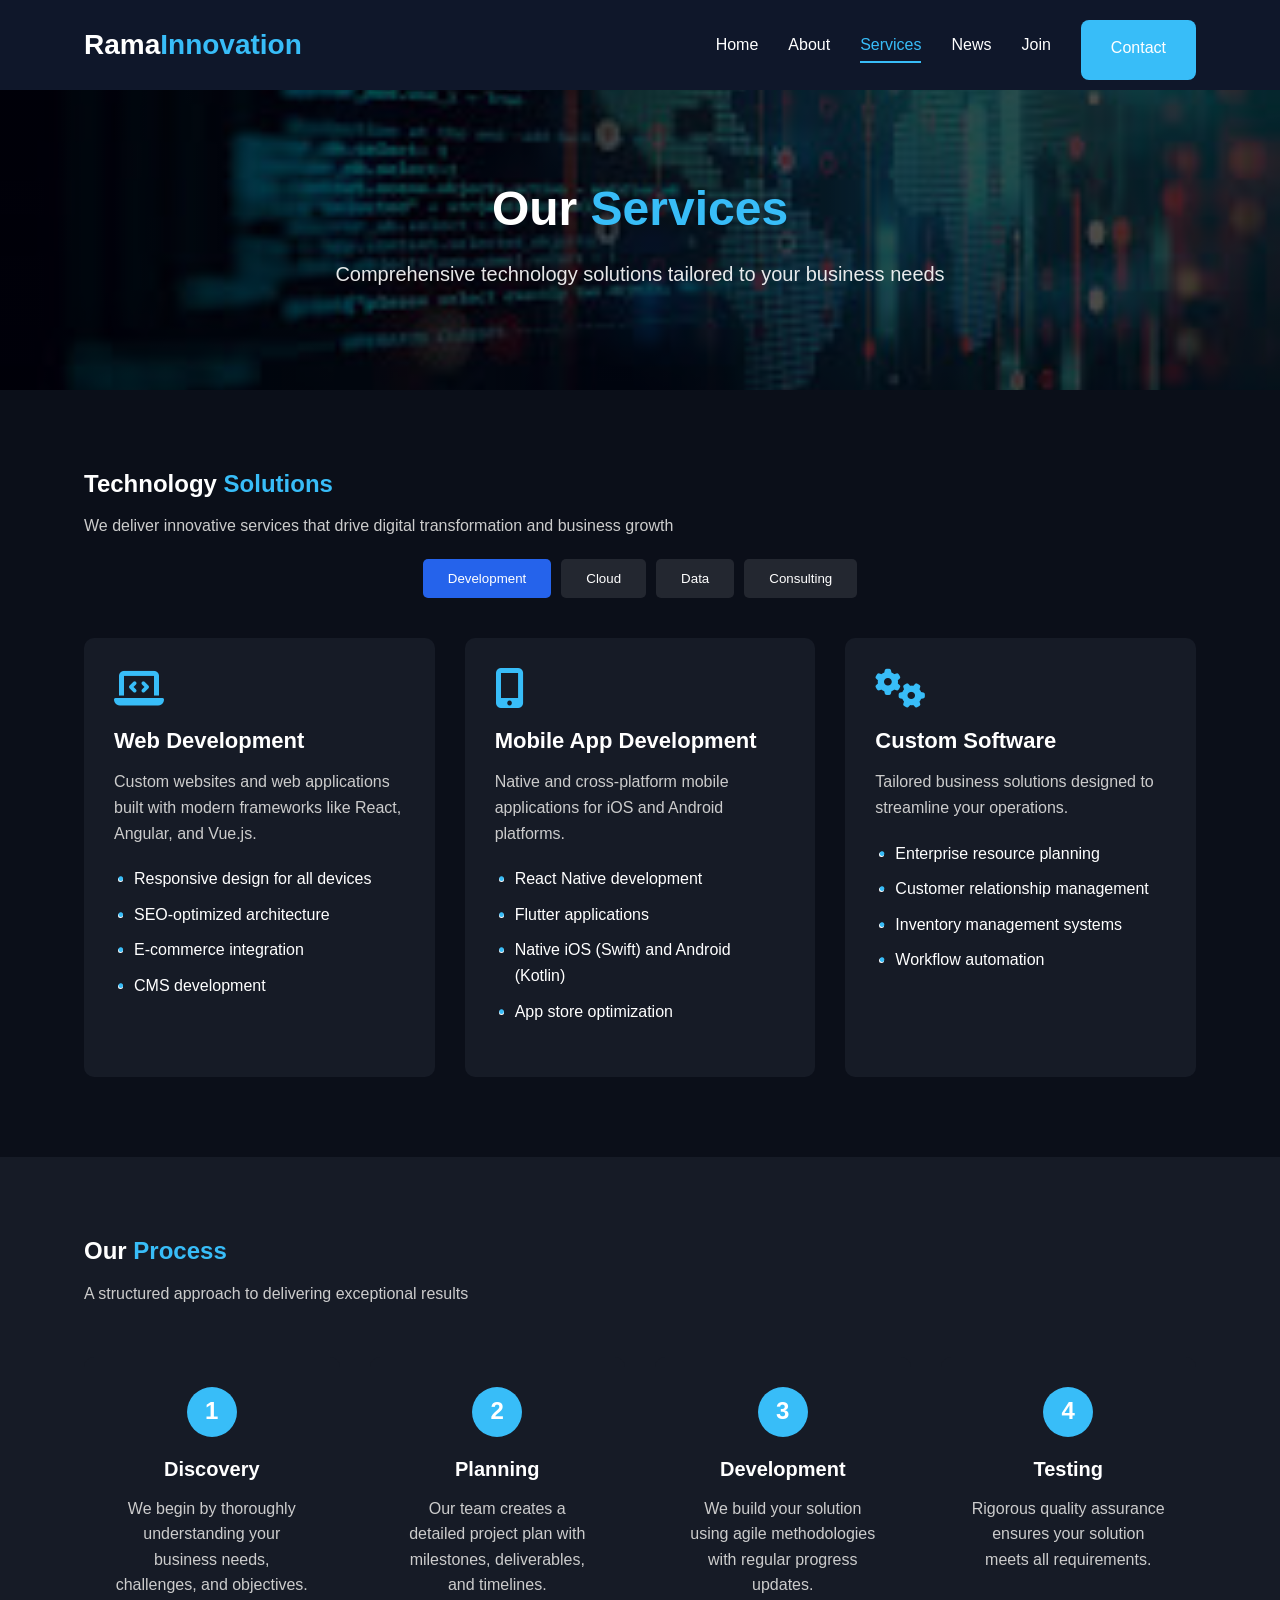
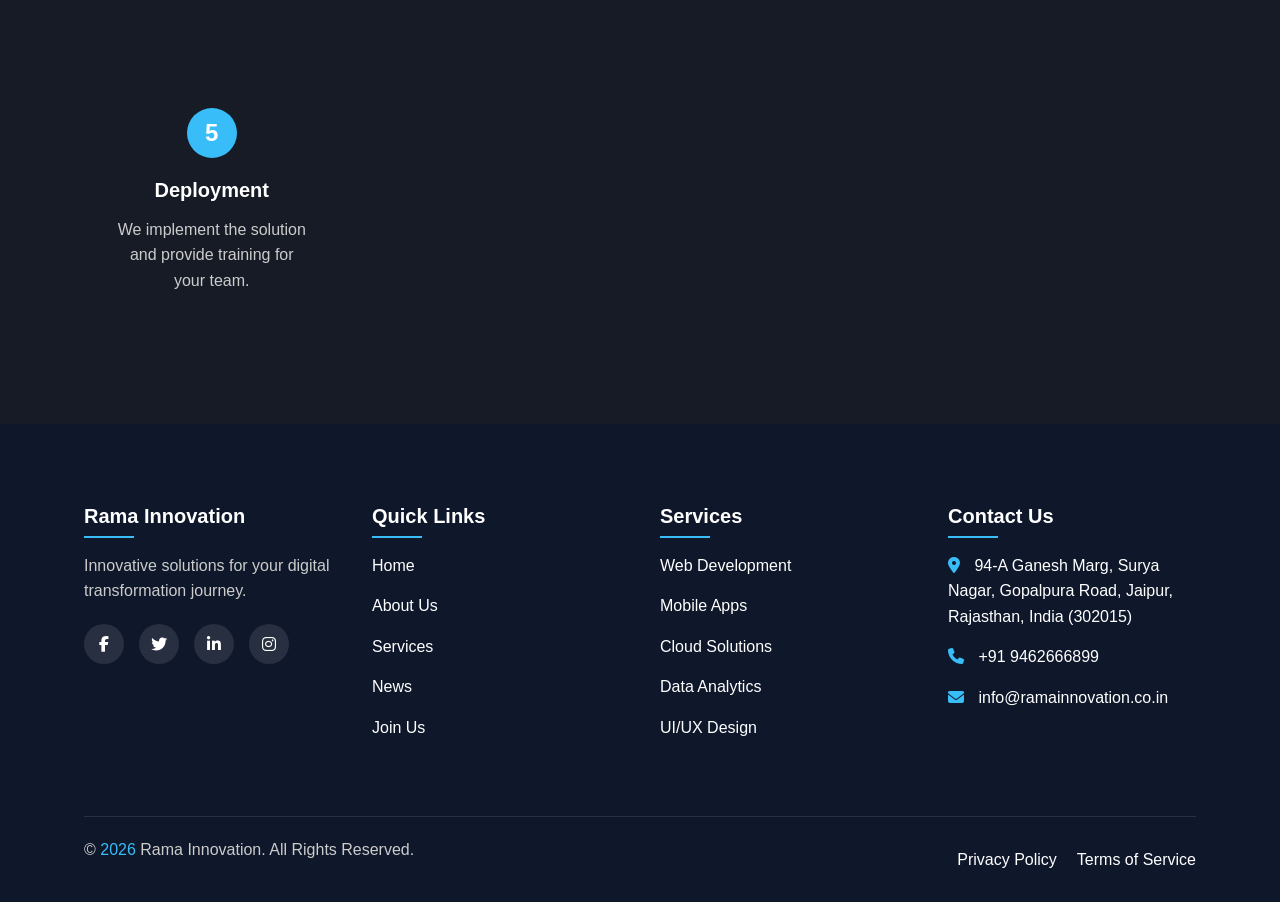
<file: service.html>
<!DOCTYPE html>
<html lang="en">

<head>
    <meta charset="UTF-8">
    <meta name="viewport" content="width=device-width, initial-scale=1.0">
    <title>Our Services | Rama Innovation</title>
    
    <!-- SEO Meta Tags -->
    <meta name="description" content="Rama Innovation offers innovative technology solutions including web development, mobile apps, cloud solutions, and data analytics to help your business thrive in the digital age.">
    <meta name="keywords" content="Rama Innovation, technology solutions, web development, mobile apps, cloud solutions, data analytics, digital transformation, innovative technology, Jaipur, India">
    <meta name="author" content="Rama Innovation">
    
    <!-- Open Graph Meta Tags -->
    <meta property="og:title" content="Rama Innovation | Innovative Solutions">
    <meta property="og:description" content="Delivering cutting-edge technology services to help your business grow in the digital age.">
    <meta property="og:image" content="./assets/images/logo.jpg">
    <meta property="og:url" content="https://www.ramainnovation.co.in">
    <meta property="og:type" content="website">
    
    <!-- Twitter Card Meta Tags -->
    <meta name="twitter:card" content="summary_large_image">
    <meta name="twitter:title" content="Rama Innovation | Innovative Solutions">
    <meta name="twitter:description" content="We deliver cutting-edge technology services to help your business grow in the digital age.">
    <meta name="twitter:image" content="./assets/images/logo.jpg">
    
    <!-- Stylesheets -->
    <link rel="stylesheet" href="https://cdnjs.cloudflare.com/ajax/libs/font-awesome/6.4.0/css/all.min.css">
    <link rel="stylesheet" href="./css/style.css">
    
    <!-- Icons -->
    <link rel="apple-touch-icon" sizes="180x180" href="/apple-touch-icon.png">
    <link rel="icon" type="image/png" sizes="32x32" href="/favicon-32x32.png">
    <link rel="icon" type="image/png" sizes="16x16" href="/favicon-16x16.png">
    <link rel="manifest" href="/site.webmanifest">
</head>



<body>
    <!-- Navbar -->
    <nav class="navbar">
        <div class="container">
            <a href="index.html" class="logo">Rama<span>Innovation</span></a>
            <div class="nav-links">
                <a href="index.html">Home</a>
                <a href="about.html">About</a>
                <a href="service.html" class="active">Services</a>
                <a href="news.html">News</a>
                <a href="join.html">Join</a>
                <a href="#contact" class="cta-button">Contact</a>
            </div>
            <button class="hamburger">
                <span></span>
                <span></span>
                <span></span>
            </button>
        </div>
    </nav>

    <!-- Mobile Menu -->
    <div class="mobile-menu">
        <a href="index.html">Home</a>
        <a href="about.html">About</a>
        <a href="service.html" class="active">Services</a>
        <a href="news.html">News</a>
        <a href="join.html">Join</a>
        <a href="#contact">Contact</a>
    </div>

    <!-- Services Hero Section -->
    <section class="page-hero services-hero">
        <div class="container">
            <h1 class="animate-slide-up">Our <span>Services</span></h1>
            <p class="animate-slide-up delay-1">Comprehensive technology solutions tailored to your business needs</p>
        </div>
    </section>

    <!-- Services Overview -->
    <section class="services-overview">
        <div class="container">
            <div class="section-header animate-slide-up">
                <h2>Technology <span>Solutions</span></h2>
                <p>We deliver innovative services that drive digital transformation and business growth</p>
            </div>
            
            <div class="services-tabs animate-slide-up delay-1">
                <button class="service-tab active" data-tab="development">Development</button>
                <button class="service-tab" data-tab="cloud">Cloud</button>
                <button class="service-tab" data-tab="data">Data</button>
                <button class="service-tab" data-tab="consulting">Consulting</button>
            </div>
            
            <div class="service-category active" id="development">
                <div class="service-details">
                    <div class="service-detail-card animate-slide-up delay-2">
                        <i class="fas fa-laptop-code"></i>
                        <h3>Web Development</h3>
                        <p>Custom websites and web applications built with modern frameworks like React, Angular, and Vue.js.</p>
                        <ul class="service-features">
                            <li>Responsive design for all devices</li>
                            <li>SEO-optimized architecture</li>
                            <li>E-commerce integration</li>
                            <li>CMS development</li>
                        </ul>
                    </div>
                    
                    <div class="service-detail-card animate-slide-up delay-3">
                        <i class="fas fa-mobile-alt"></i>
                        <h3>Mobile App Development</h3>
                        <p>Native and cross-platform mobile applications for iOS and Android platforms.</p>
                        <ul class="service-features">
                            <li>React Native development</li>
                            <li>Flutter applications</li>
                            <li>Native iOS (Swift) and Android (Kotlin)</li>
                            <li>App store optimization</li>
                        </ul>
                    </div>
                    
                    <div class="service-detail-card animate-slide-up delay-4">
                        <i class="fas fa-cogs"></i>
                        <h3>Custom Software</h3>
                        <p>Tailored business solutions designed to streamline your operations.</p>
                        <ul class="service-features">
                            <li>Enterprise resource planning</li>
                            <li>Customer relationship management</li>
                            <li>Inventory management systems</li>
                            <li>Workflow automation</li>
                        </ul>
                    </div>
                </div>
            </div>
            
            <div class="service-category" id="cloud">
                <div class="service-details">
                    <div class="service-detail-card">
                        <i class="fas fa-cloud-upload-alt"></i>
                        <h3>Cloud Migration</h3>
                        <p>Seamless transition of your infrastructure and applications to the cloud.</p>
                        <ul class="service-features">
                            <li>AWS, Azure, and Google Cloud</li>
                            <li>Legacy system modernization</li>
                            <li>Cost optimization strategies</li>
                            <li>Disaster recovery planning</li>
                        </ul>
                    </div>
                    
                    <div class="service-detail-card">
                        <i class="fas fa-server"></i>
                        <h3>Cloud Infrastructure</h3>
                        <p>Design, deployment, and management of scalable cloud environments.</p>
                        <ul class="service-features">
                            <li>Containerization with Docker</li>
                            <li>Kubernetes orchestration</li>
                            <li>Serverless architecture</li>
                            <li>Infrastructure as Code</li>
                        </ul>
                    </div>
                    
                    <div class="service-detail-card">
                        <i class="fas fa-shield-alt"></i>
                        <h3>Cloud Security</h3>
                        <p>Comprehensive protection for your cloud-based assets and data.</p>
                        <ul class="service-features">
                            <li>Identity and access management</li>
                            <li>Data encryption</li>
                            <li>Compliance auditing</li>
                            <li>Threat detection</li>
                        </ul>
                    </div>
                </div>
            </div>
            
            <div class="service-category" id="data">
                <div class="service-details">
                    <div class="service-detail-card">
                        <i class="fas fa-database"></i>
                        <h3>Data Analytics</h3>
                        <p>Transform raw data into actionable business intelligence.</p>
                        <ul class="service-features">
                            <li>Business intelligence dashboards</li>
                            <li>Predictive analytics</li>
                            <li>Data visualization</li>
                            <li>KPI tracking</li>
                        </ul>
                    </div>
                    
                    <div class="service-detail-card">
                        <i class="fas fa-brain"></i>
                        <h3>Machine Learning</h3>
                        <p>Implement AI solutions to automate processes and gain insights.</p>
                        <ul class="service-features">
                            <li>Custom ML models</li>
                            <li>Natural language processing</li>
                            <li>Computer vision</li>
                            <li>Recommendation engines</li>
                        </ul>
                    </div>
                    
                    <div class="service-detail-card">
                        <i class="fas fa-archive"></i>
                        <h3>Data Warehousing</h3>
                        <p>Centralized repositories for your organization's structured data.</p>
                        <ul class="service-features">
                            <li>ETL pipeline development</li>
                            <li>Data lake implementation</li>
                            <li>Data governance</li>
                            <li>Big data solutions</li>
                        </ul>
                    </div>
                </div>
            </div>
            
            <div class="service-category" id="consulting">
                <div class="service-details">
                    <div class="service-detail-card">
                        <i class="fas fa-chart-line"></i>
                        <h3>Digital Strategy</h3>
                        <p>Roadmap for your organization's digital transformation journey.</p>
                        <ul class="service-features">
                            <li>Technology assessment</li>
                            <li>Digital maturity evaluation</li>
                            <li>Roadmap development</li>
                            <li>Implementation planning</li>
                        </ul>
                    </div>
                    
                    <div class="service-detail-card">
                        <i class="fas fa-user-tie"></i>
                        <h3>IT Consulting</h3>
                        <p>Expert guidance on technology decisions and implementations.</p>
                        <ul class="service-features">
                            <li>Vendor selection</li>
                            <li>System architecture</li>
                            <li>Technology stack advice</li>
                            <li>Cost-benefit analysis</li>
                        </ul>
                    </div>
                    
                    <div class="service-detail-card">
                        <i class="fas fa-lock"></i>
                        <h3>Security Audit</h3>
                        <p>Comprehensive evaluation of your organization's cybersecurity posture.</p>
                        <ul class="service-features">
                            <li>Vulnerability assessment</li>
                            <li>Penetration testing</li>
                            <li>Compliance checking</li>
                            <li>Remediation planning</li>
                        </ul>
                    </div>
                </div>
            </div>
        </div>
    </section>

    <!-- How We Work -->
    <section class="work-process">
        <div class="container">
            <div class="section-header animate-slide-up">
                <h2>Our <span>Process</span></h2>
                <p>A structured approach to delivering exceptional results</p>
            </div>
            
            <div class="process-steps">
                <div class="process-step animate-slide-up delay-1">
                    <div class="step-number">1</div>
                    <h3>Discovery</h3>
                    <p>We begin by thoroughly understanding your business needs, challenges, and objectives.</p>
                </div>
                
                <div class="process-step animate-slide-up delay-2">
                    <div class="step-number">2</div>
                    <h3>Planning</h3>
                    <p>Our team creates a detailed project plan with milestones, deliverables, and timelines.</p>
                </div>
                
                <div class="process-step animate-slide-up delay-3">
                    <div class="step-number">3</div>
                    <h3>Development</h3>
                    <p>We build your solution using agile methodologies with regular progress updates.</p>
                </div>
                
                <div class="process-step animate-slide-up delay-4">
                    <div class="step-number">4</div>
                    <h3>Testing</h3>
                    <p>Rigorous quality assurance ensures your solution meets all requirements.</p>
                </div>
                
                <div class="process-step animate-slide-up delay-5">
                    <div class="step-number">5</div>
                    <h3>Deployment</h3>
                    <p>We implement the solution and provide training for your team.</p>
                </div>
                
                <!-- <div class="process-step animate-slide-up delay-6">
                    <div class="step-number">6</div>
                    <h3>Support</h3>
                    <p>Ongoing maintenance and support to ensure continued success.</p>
                </div> -->
            </div>
        </div>
    </section>

    

    <!-- Consultation Form -->
    <!-- <section class="consultation-form">
        <div class="container">
            <div class="form-container animate-slide-up">
                <div class="form-content">
                    <h2>Ready to Discuss Your Project?</h2>
                    <p>Get in touch with our experts for a free consultation</p>
                    <div class="contact-info">
                        <div class="contact-item">
                            <i class="fas fa-phone"></i>
                            <span>+91 9462666899 </span>
                        </div>
                        <div class="contact-item">
                            <i class="fas fa-envelope"></i>
                            <span>contact@Rama Innovation.com</span>
                        </div>
                        <div class="contact-item">
                            <i class="fas fa-clock"></i>
                            <span>Mon-Fri: 9AM - 6PM</span>
                        </div>
                    </div>
                </div>
                
                <form class="consultation-form">
                    <div class="form-group">
                        <input type="text" placeholder="Your Name" required>
                    </div>
                    <div class="form-group">
                        <input type="email" placeholder="Your Email" required>
                    </div>
                    <div class="form-group">
                        <input type="tel" placeholder="Phone Number">
                    </div>
                    <div class="form-group">
                        <select required>
                            <option value="">I'm interested in...</option>
                            <option>Web Development</option>
                            <option>Mobile App Development</option>
                            <option>Cloud Solutions</option>
                            <option>Data Analytics</option>
                            <option>Consulting Services</option>
                            <option>Other</option>
                        </select>
                    </div>
                    <div class="form-group">
                        <textarea placeholder="Tell us about your project..." rows="4"></textarea>
                    </div>
                    <button type="submit" class="cta-button">Request Consultation</button>
                </form>
            </div>
        </div>
    </section> -->

    <footer class="footer">
        <div class="container">
            <div class="footer-grid">
                <div class="footer-col">
                    <h3>Rama Innovation</h3>
                    <p>Innovative solutions for your digital transformation journey.</p>
                    <div class="social-links">
                        <a href="#"><i class="fab fa-facebook-f"></i></a>
                        <a href="#"><i class="fab fa-twitter"></i></a>
                        <a href="https://www.linkedin.com/company/rama-innovation/"><i class="fab fa-linkedin-in"></i></a>
                        <a href="#"><i class="fab fa-instagram"></i></a>
                    </div>
                </div>
                
                <div class="footer-col">
                    <h3>Quick Links</h3>
                    <ul>
                        <li><a href="index.html">Home</a></li>
                        <li><a href="about.html">About Us</a></li>
                        <li><a href="service.html">Services</a></li>
                        <li><a href="news.html">News</a></li>
                        <li><a href="join.html">Join Us</a></li>
                    </ul>
                </div>
                
                <div class="footer-col">
                    <h3>Services</h3>
                    <ul>
                        <li><a href="#">Web Development</a></li>
                        <li><a href="#">Mobile Apps</a></li>
                        <li><a href="#">Cloud Solutions</a></li>
                        <li><a href="#">Data Analytics</a></li>
                        <li><a href="#">UI/UX Design</a></li>
                    </ul>
                </div>
                
                <div class="footer-col" id="contact">
                    <h3>Contact Us</h3>
                    <ul>
                        <li><i class="fas fa-map-marker-alt"></i> 94-A Ganesh Marg, Surya Nagar, Gopalpura Road, Jaipur, Rajasthan, India (302015)</li>
                        <li><i class="fas fa-phone"></i> +91 9462666899 </li>
                        <li><i class="fas fa-envelope"></i> info@ramainnovation.co.in</li>
                    </ul>
                </div>
            </div>
            
            <div class="footer-bottom">
                <p>&copy; <span id="copyright-year">2023</span> Rama Innovation. All Rights Reserved.</p>
                <div class="footer-links">
                    <a href="#">Privacy Policy</a>
                    <a href="#">Terms of Service</a>
                </div>
            </div>
        </div>
    </footer>


    <script src="./js/script.js"></script>
    <script>
        // Service tabs functionality
        document.addEventListener('DOMContentLoaded', function() {
            const serviceTabs = document.querySelectorAll('.service-tab');
            const serviceCategories = document.querySelectorAll('.service-category');
            
            serviceTabs.forEach(tab => {
                tab.addEventListener('click', function() {
                    // Update active tab
                    serviceTabs.forEach(t => t.classList.remove('active'));
                    this.classList.add('active');
                    
                    // Show corresponding category
                    const tabId = this.dataset.tab;
                    serviceCategories.forEach(cat => {
                        cat.classList.remove('active');
                        if (cat.id === tabId) {
                            cat.classList.add('active');
                        }
                    });
                });
            });
            
            // Consultation form submission
            const consultationForm = document.querySelector('.consultation-form form');
            if (consultationForm) {
                consultationForm.addEventListener('submit', function(e) {
                    e.preventDefault();
                    alert('Thank you for your request! Our team will contact you within 24 hours.');
                    this.reset();
                });
            }
        });
    </script>
</body>
</html>
</file>
<file: css/style.css>
/* Global Styles */
:root {
  --primary-color: #0f172a;
  --secondary-color: #2563eb;
  --accent-color: #38bdf8;
  --text-color: #ffffff;
  --text-secondary: #cccccc;
  --background-dark: #0b0f19;
  --background-light: #161b26;
  --card-bg: #161b26;
}

* {
  margin: 0;
  padding: 0;
  box-sizing: border-box;
  font-family: 'Segoe UI', Tahoma, Geneva, Verdana, sans-serif;
}

body {
  background-color: var(--background-dark);
  color: var(--text-color);
  line-height: 1.6;
}

.container {
  width: 90%;
  max-width: 1200px;
  margin: 0 auto;
  padding: 0 20px;
}

section {
  padding: 80px 0;
}

h1, h2, h3, h4 {
  line-height: 1.2;
  margin-bottom: 15px;
}

p {
  margin-bottom: 20px;
  color: var(--text-secondary);
}

span {
  color: var(--accent-color);
}

a {
  text-decoration: none;
  color: var(--text-color);
  transition: all 0.3s ease;
}

a:hover {
  color: var(--accent-color);
}

/* Button Styles */
.cta-button {
    display: inline-flex;
    align-items: center;
    justify-content: center;
    padding: 12px 28px;
    background-color: var(--secondary-color);
    color: white !important;
    border: none;
    border-radius: 6px;
    font-size: 16px;
    font-weight: 600;
    text-align: center;
    cursor: pointer;
    transition: all 0.3s ease;
    text-decoration: none;
    line-height: 1.5;
    height: 60px; /* Fixed height */
    box-sizing: border-box;
    position: relative;
    overflow: hidden;
}

/* Hover State */
.cta-button:hover {
    background-color: var(--accent-color);
    transform: translateY(-2px);
    box-shadow: 0 4px 12px rgba(0, 102, 204, 0.3);
}

/* Secondary Button Style */
.cta-button.secondary {
    background-color: transparent;
    border: 2px solid var(--secondary-color);
    color: var(--secondary-color) !important;
}

.cta-button.secondary:hover {
    background-color: var(--secondary-color);
    color: white !important;
}

/* Disabled State */
.cta-button:disabled {
    background-color: #cccccc;
    cursor: not-allowed;
    transform: none !important;
    box-shadow: none !important;
    opacity: 0.7;
}

/* Button with Icon */
.cta-button .button-icon {
    margin-right: 8px;
    font-size: 14px;
}

/* Ripple Effect */
.cta-button::after {
    content: "";
    position: absolute;
    top: 50%;
    left: 50%;
    width: 5px;
    height: 5px;
    background: rgba(255, 255, 255, 0.5);
    opacity: 0;
    border-radius: 100%;
    transform: scale(1, 1) translate(-50%);
    transform-origin: 50% 50%;
}

.cta-button:focus:not(:active)::after {
    animation: ripple 0.6s ease-out;
}

@keyframes ripple {
    0% {
        transform: scale(0, 0);
        opacity: 0.5;
    }
    100% {
        transform: scale(20, 20);
        opacity: 0;
    }
}

/* Navbar Styles */
.navbar {
  background-color: var(--primary-color);
  padding: 20px 0;
  position: fixed;
  width: 100%;
  top: 0;
  z-index: 1000;
  box-shadow: 0 2px 10px rgba(0, 0, 0, 0.1);
}

.navbar .container {
  display: flex;
  justify-content: space-between;
  align-items: center;
  height: 50px;
}

.logo {
  font-size: 28px;
  font-weight: 700;
}

.nav-links {
  display: flex;
  align-items: center;
  gap: 30px;
}

.nav-links a {
  font-weight: 500;
  position: relative;
}

.nav-links a.active {
  color: var(--accent-color);
}

.nav-links a.active::after {
  content: '';
  position: absolute;
  bottom: -5px;
  left: 0;
  width: 100%;
  height: 2px;
  background-color: var(--accent-color);
}

.hamburger {
  display: none;
  background: none;
  border: none;
  cursor: pointer;
  padding: 5px;
}

.hamburger span {
  display: block;
  width: 25px;
  height: 3px;
  background-color: var(--text-color);
  margin: 5px 0;
  transition: all 0.3s ease;
}

/* Mobile Menu */
.mobile-menu {
  position: fixed;
  top: 80px;
  left: -100%;
  width: 100%;
  height: calc(100vh - 80px);
  background-color: var(--primary-color);
  display: flex;
  flex-direction: column;
  align-items: center;
  padding: 40px 0;
  gap: 20px;
  transition: all 0.3s ease;
  z-index: 999;
}
.mobile-menu a.active {
  color: var(--accent-color);
  text-decoration: underline;
}

.mobile-menu a.active::after {
  content: '';
  position: absolute;
  bottom: -5px;
  left: 0;
  width: 100%;
  height: 2px;
  background-color: var(--accent-color);
}


.mobile-menu.active {
  left: 0;
}

/* Hero Section */
.hero {
  background: linear-gradient(135deg, var(--primary-color) 0%, var(--background-dark) 100%);
  padding: 150px 0 80px;
  overflow: hidden;
}

.hero .container {
  display: flex;
  align-items: center;
  justify-content: space-between;
  gap: 50px;
}

.hero-content {
  flex: 1;
}

.hero-image {
  flex: 1;
  text-align: center;
}

.hero h1 {
  font-size: 48px;
  margin-bottom: 20px;
}

.hero p {
  font-size: 18px;
  margin-bottom: 30px;
  max-width: 500px;
}

.hero-buttons {
  display: flex;
  gap: 15px;
}

.hero-image img {
  max-width: 100%;
  border-radius: 10px;
  box-shadow: 0 20px 40px rgba(0, 0, 0, 0.3);
}
.hero-buttons .cta-button {
    min-width: 160px;
}

/* Service Card Buttons */
.service-card .cta-button {
    padding: 10px 20px;
    font-size: 15px;
}

@media (max-width: 768px) {
    .cta-button {
        padding: 10px 20px;
        height: 44px;
        font-size: 15px;
    }
    
    /* Stack buttons vertically on mobile */
    .hero-buttons {
        flex-direction: column;
    }
    
    .hero-buttons .cta-button {
        width: 100%;
    }
    
    .hero-buttons .cta-button.secondary {
        margin-left: 0;
        margin-top: 12px;
    }
    
}

@media (max-width: 480px) {
    .cta-button {
        padding: 8px 16px;
        height: 42px;
        font-size: 14px;
    }
}

/* Services Section */
.services {
  background-color: var(--background-light);
}

.section-title {
  font-size: 36px;
  text-align: center;
  margin-bottom: 15px;
}

.section-subtitle {
  text-align: center;
  max-width: 700px;
  margin: 0 auto 50px;
  font-size: 18px;
}

.services-grid {
  display: grid;
  grid-template-columns: repeat(auto-fit, minmax(250px, 1fr));
  gap: 30px;
}

.service-card {
  background-color: var(--card-bg);
  padding: 30px;
  border-radius: 10px;
  transition: all 0.3s ease;
  text-align: center;
  border-bottom: 3px solid transparent;
}

.service-card:hover {
  transform: translateY(-10px);
  box-shadow: 0 15px 30px rgba(0, 0, 0, 0.2);
  border-bottom: 3px solid var(--accent-color);
}

.service-card i {
  font-size: 40px;
  color: var(--accent-color);
  margin-bottom: 20px;
}

.service-card h3 {
  font-size: 22px;
  margin-bottom: 15px;
}

.read-more {
  display: inline-flex;
  align-items: center;
  gap: 5px;
  color: var(--accent-color);
  font-weight: 500;
  margin-top: 20px;
}

/* About Section */
.about .container {
  display: flex;
  align-items: center;
  gap: 50px;
}

.about-image {
  flex: 1;
}

.about-content {
  flex: 1;
}

.about-image img {
  width: 100%;
  border-radius: 10px;
  box-shadow: 0 20px 40px rgba(0, 0, 0, 0.3);
}

.stats {
  display: flex;
  gap: 30px;
  margin: 30px 0;
}

.stat {
  text-align: center;
}

.stat h4 {
  font-size: 32px;
  color: var(--accent-color);
}

.stat p {
  font-size: 14px;
  margin: 0;
}

/* News Hero */
.news-hero {
    background: linear-gradient(rgba(0, 0, 0, 0.7), rgba(0, 0, 0, 0.7)), 
                url('../assets/images/cyber.jpg') center/cover no-repeat;
    padding: 180px 0 100px;
    text-align: center;
    color: white;
}

.news-hero h1 {
    font-size: 48px;
    margin-bottom: 20px;
}

.news-hero p {
    font-size: 20px;
    max-width: 700px;
    margin: 0 auto;
    color: rgba(255, 255, 255, 0.9);
}

/* News API Section */
.news-api-section {
    padding: 80px 0;
    background-color: var(--background-dark);
}

.news-header {
    display: flex;
    justify-content: space-between;
    align-items: center;
    flex-wrap: wrap;
    gap: 20px;
    margin-bottom: 40px;
}

.news-controls {
    display: flex;
    gap: 15px;
    flex-wrap: wrap;
}

.search-box {
    display: flex;
    align-items: center;
    background-color: var(--card-bg);
    border-radius: 30px;
    overflow: hidden;
    padding: 5px 15px;
}

.search-box input {
    border: none;
    background: transparent;
    color: var(--text-color);
    padding: 8px 0;
    width: 200px;
    outline: none;
}

.search-box button {
    background: none;
    border: none;
    color: var(--text-secondary);
    cursor: pointer;
    transition: all 0.3s ease;
}

.search-box button:hover {
    color: var(--accent-color);
}

.category-filter select {
    padding: 10px 15px;
    background-color: var(--card-bg);
    border: 1px solid rgba(255, 255, 255, 0.1);
    border-radius: 5px;
    color: var(--text-color);
    cursor: pointer;
}

.loading-spinner {
    display: none;
    flex-direction: column;
    align-items: center;
    justify-content: center;
    padding: 40px;
}

.spinner {
    width: 40px;
    height: 40px;
    border: 4px solid rgba(0, 153, 255, 0.2);
    border-top: 4px solid var(--accent-color);
    border-radius: 50%;
    animation: spin 1s linear infinite;
    margin-bottom: 15px;
}

@keyframes spin {
    0% { transform: rotate(0deg); }
    100% { transform: rotate(360deg); }
}

.news-grid {
    display: grid;
    grid-template-columns: repeat(auto-fill, minmax(350px, 1fr));
    gap: 30px;
    margin-bottom: 50px;
}

.news-card {
    background-color: var(--card-bg);
    border-radius: 10px;
    overflow: hidden;
    transition: all 0.3s ease;
}

.news-card:hover {
    transform: translateY(-5px);
    box-shadow: 0 10px 20px rgba(0, 0, 0, 0.2);
}

.news-card-image {
    height: 200px;
    overflow: hidden;
}

.news-card-image img {
    width: 100%;
    height: 100%;
    object-fit: cover;
    transition: transform 0.3s ease;
}

.news-card:hover .news-card-image img {
    transform: scale(1.05);
}

.news-card-content {
    padding: 20px;
}

.news-card-header {
    display: flex;
    justify-content: space-between;
    margin-bottom: 15px;
    font-size: 14px;
    color: var(--text-secondary);
}

.news-card h3 {
    font-size: 18px;
    margin-bottom: 10px;
    line-height: 1.4;
}

.news-card p {
    font-size: 15px;
    color: var(--text-secondary);
    margin-bottom: 20px;
    display: -webkit-box;
    -webkit-line-clamp: 3;
    -webkit-box-orient: vertical;
    overflow: hidden;
}

.read-more {
    display: inline-flex;
    align-items: center;
    gap: 5px;
    color: var(--accent-color);
    font-weight: 500;
}

.read-more i {
    transition: transform 0.3s ease;
}

.news-card:hover .read-more i {
    transform: translateX(3px);
}

.error-message, .no-results {
    grid-column: 1 / -1;
    text-align: center;
    padding: 40px;
    background-color: var(--card-bg);
    border-radius: 10px;
}

.error-message i, .no-results i {
    font-size: 40px;
    color: var(--accent-color);
    margin-bottom: 15px;
}

.error-message p, .no-results p {
    margin-bottom: 20px;
}

.retry-btn {
    background-color: var(--accent-color);
    color: white;
    border: none;
    padding: 10px 20px;
    border-radius: 5px;
    cursor: pointer;
    transition: all 0.3s ease;
}

.retry-btn:hover {
    background-color: #0080ff;
}

.pagination {
    display: flex;
    justify-content: center;
    align-items: center;
    gap: 20px;
    margin-top: 40px;
}

.pagination button {
    padding: 10px 20px;
    background-color: var(--card-bg);
    border: none;
    border-radius: 5px;
    color: var(--text-color);
    cursor: pointer;
    transition: all 0.3s ease;
    display: flex;
    align-items: center;
    gap: 5px;
}

.pagination button:hover:not(:disabled) {
    background-color: var(--secondary-color);
    color: white;
}

.pagination button:disabled {
    opacity: 0.5;
    cursor: not-allowed;
}

.page-info {
    font-size: 14px;
    color: var(--text-secondary);
}

/* Newsletter Section */
.newsletter {
    background-color: var(--secondary-color);
    padding: 60px 0;
    text-align: center;
}

.newsletter-content h2 {
    font-size: 32px;
    margin-bottom: 15px;
    color: white;
}

.newsletter-content p {
    font-size: 18px;
    color: rgba(255, 255, 255, 0.9);
    max-width: 600px;
    margin: 0 auto 30px;
}

.newsletter-form {
    max-width: 800px;
    margin: 0 auto;
    gap: 10px;
}

.newsletter-form input {
    flex: 1;
    padding: 15px 20px;
    border: none;
    border-radius: 6px;
    width: 50%;
    font-size: 16px;
    height: 50px; /* Fixed height to match button */
    box-sizing: border-box;
}

.newsletter-form button {
    padding: 0 25px;
    height: 50px; /* Fixed height to match input */
    border-radius: 6px;
    width: 30%;
    white-space: nowrap;
}

/* Form message styling */
.form-message {
    margin-top: 20px;
    padding: 10px;
    border-radius: 5px;
    display: none;
    max-width: 500px;
    margin-left: auto;
    margin-right: auto;
}

.form-message.success {
    background-color: rgba(46, 125, 50, 0.2);
    color: #81c784;
    display: block;
}

.form-message.error {
    background-color: rgba(198, 40, 40, 0.2);
    color: #e57373;
    display: block;
}

/* Responsive Design */
@media (max-width: 768px) {
    .newsletter-form {
        flex-direction: column;
    }
    
    .newsletter-form input,
    .newsletter-form button {
        width: 100%;
        height: 45px; /* Slightly smaller on mobile */
    }
    
    .newsletter-form button {
        margin-top: 10px;
    }
}

/* Footer */
.footer {
  background-color: var(--primary-color);
  padding: 80px 0 0;
}

.footer-grid {
  display: grid;
  grid-template-columns: repeat(auto-fit, minmax(200px, 1fr));
  gap: 40px;
  margin-bottom: 60px;
}

.footer-col h3 {
  font-size: 20px;
  margin-bottom: 25px;
  position: relative;
}

.footer-col h3::after {
  content: '';
  position: absolute;
  bottom: -10px;
  left: 0;
  width: 50px;
  height: 2px;
  background-color: var(--accent-color);
}

.footer-col ul {
  list-style: none;
}

.footer-col ul li {
  margin-bottom: 15px;
}

.footer-col ul li i {
  margin-right: 10px;
  color: var(--accent-color);
}

.social-links {
  display: flex;
  gap: 15px;
  margin-top: 20px;
}

.social-links a {
  display: flex;
  align-items: center;
  justify-content: center;
  width: 40px;
  height: 40px;
  background-color: rgba(255, 255, 255, 0.1);
  border-radius: 50%;
  transition: all 0.3s ease;
}

.social-links a:hover {
  background-color: var(--accent-color);
  transform: translateY(-3px);
}

.footer-bottom {
  border-top: 1px solid rgba(255, 255, 255, 0.1);
  padding: 20px 0;
  display: flex;
  justify-content: space-between;
  align-items: center;
}

.footer-links {
  display: flex;
  gap: 20px;
}

/* Animations */
.animate-slide-up {
  opacity: 0;
  transform: translateY(30px);
  animation: slideUp 0.6s ease forwards;
}

.delay-1 {
  animation-delay: 0.2s;
}

.delay-2 {
  animation-delay: 0.4s;
}

.delay-3 {
  animation-delay: 0.6s;
}

.delay-4 {
  animation-delay: 0.8s;
}

.delay-5 {
  animation-delay: 1s;
}

.animate-fade-in {
  opacity: 0;
  animation: fadeIn 1s ease forwards;
}

@keyframes slideUp {
  to {
      opacity: 1;
      transform: translateY(0);
  }
}

@keyframes fadeIn {
  to {
      opacity: 1;
  }
}

/* Responsive Styles */
@media (max-width: 992px) {
  .hero .container, .about .container {
      flex-direction: column;
  }
  
  .hero-content, .about-content {
      text-align: center;
      margin-bottom: 50px;
  }
  
  .hero-buttons {
      justify-content: center;
  }
  
  .stats {
      justify-content: center;
  }
  
  .hero p {
      margin-left: auto;
      margin-right: auto;
  }
}

@media (max-width: 768px) {
  .nav-links {
      display: none;
  }
  
  .hamburger {
      display: block;
  }
  
  .hamburger.active span:nth-child(1) {
      transform: rotate(45deg) translate(5px, 5px);
  }
  
  .hamburger.active span:nth-child(2) {
      opacity: 0;
  }
  
  .hamburger.active span:nth-child(3) {
      transform: rotate(-45deg) translate(7px, -6px);
  }
  
  .hero h1 {
      font-size: 36px;
  }
  
  .hero-buttons {
      flex-direction: column;
      gap: 15px;
  }
  
  .cta-button.secondary {
      margin-left: 0;
  }
 
}

@media (max-width: 576px) {
  .section-title {
      font-size: 28px;
  }
  
  .stats {
      flex-direction: column;
      gap: 20px;
  }
  
  .footer-bottom {
      flex-direction: column;
      gap: 20px;
      text-align: center;
  }
  
  .footer-links {
      flex-direction: column;
      gap: 10px;
  }
}

/*News styling*/
/* News Hero */
.news-hero {
  background: linear-gradient(rgba(0, 0, 0, 0.7), rgba(0, 0, 0, 0.7)), 
              url('../assets/images/cyber.jpg') center/cover no-repeat;
  padding: 180px 0 100px;
  text-align: center;
  color: white;
}

.news-hero h1 {
  font-size: 48px;
  margin-bottom: 20px;
}

.news-hero p {
  font-size: 20px;
  max-width: 700px;
  margin: 0 auto;
  color: rgba(255, 255, 255, 0.9);
}

/* News Categories */
.news-categories {
  background-color: var(--background-light);
  padding: 40px 0;
}

.categories-container {
  display: flex;
  flex-wrap: wrap;
  gap: 10px;
  justify-content: center;
}

.category-btn {
  padding: 10px 20px;
  background-color: rgba(255, 255, 255, 0.1);
  border: none;
  border-radius: 30px;
  color: var(--text-color);
  font-weight: 500;
  cursor: pointer;
  transition: all 0.3s ease;
}

.category-btn:hover {
  background-color: rgba(0, 102, 204, 0.3);
}

.category-btn.active {
  background-color: var(--secondary-color);
  color: white;
}

/* News Grid */
.news-grid-section {
  padding: 80px 0;
  background-color: var(--background-dark);
}

.news-grid {
  display: grid;
  grid-template-columns: repeat(auto-fill, minmax(350px, 1fr));
  gap: 30px;
  margin-bottom: 50px;
}

.news-card {
  background-color: var(--card-bg);
  border-radius: 10px;
  overflow: hidden;
  transition: all 0.3s ease;
}

.news-card:hover {
  transform: translateY(-10px);
  box-shadow: 0 15px 30px rgba(0, 0, 0, 0.2);
}

.news-card-header {
  display: flex;
  justify-content: space-between;
  padding: 15px 20px;
  background-color: rgba(0, 0, 0, 0.2);
}

.news-category {
  font-size: 12px;
  font-weight: 600;
  padding: 5px 10px;
  border-radius: 5px;
  text-transform: uppercase;
}

.news-category.company {
  background-color: rgba(0, 153, 255, 0.2);
  color: var(--accent-color);
}

.news-category.tech {
  background-color: rgba(76, 175, 80, 0.2);
  color: #4CAF50;
}

.news-category.events {
  background-color: rgba(233, 30, 99, 0.2);
  color: #E91E63;
}

.news-category.insights {
  background-color: rgba(255, 152, 0, 0.2);
  color: #FF9800;
}

.news-date {
  font-size: 12px;
  color: var(--text-secondary);
}

.news-card-image img {
  width: 100%;
  height: 200px;
  object-fit: cover;
  display: block;
}

.news-card-content {
  padding: 20px;
}

.news-card-content h3 {
  font-size: 20px;
  margin-bottom: 15px;
  line-height: 1.4;
}

.news-card-content p {
  margin-bottom: 20px;
  font-size: 15px;
  color: var(--text-secondary);
}

/* Pagination */
.pagination {
  display: flex;
  justify-content: center;
  align-items: center;
  gap: 20px;
  margin-top: 50px;
}

.page-numbers {
  display: flex;
  gap: 10px;
}

.page-numbers a, .page-nav {
  display: flex;
  align-items: center;
  justify-content: center;
  width: 40px;
  height: 40px;
  border-radius: 5px;
  color: var(--text-color);
  font-weight: 500;
  transition: all 0.3s ease;
}

.page-numbers a:hover, .page-nav:hover {
  background-color: rgba(0, 102, 204, 0.3);
}

.page-numbers a.active {
  background-color: var(--secondary-color);
  color: white;
}

.page-nav {
  padding: 0 15px;
  width: auto;
}

.page-nav.disabled {
  opacity: 0.5;
  pointer-events: none;
}

/* Responsive Styles */
@media (max-width: 992px) {
  .news-grid {
      grid-template-columns: repeat(auto-fill, minmax(300px, 1fr));
  }
}

@media (max-width: 768px) {
  .news-hero {
      padding: 150px 0 80px;
  }
  
  .news-hero h1 {
      font-size: 36px;
  }
  
  .pagination {
      flex-direction: column;
      gap: 15px;
  }
}

@media (max-width: 576px) {
  .news-grid {
      grid-template-columns: 1fr;
  }
  
  .category-btn {
      padding: 8px 15px;
      font-size: 14px;
  }
}


/*service styling*/
/* Services Hero */
.services-hero {
  background: linear-gradient(rgba(0, 0, 0, 0.7), rgba(0, 0, 0, 0.7)), 
              url('../assets/images/soft.jpg') center/cover no-repeat;
  padding: 180px 0 100px;
  text-align: center;
  color: white;
}

.services-hero h1 {
  font-size: 48px;
  margin-bottom: 20px;
}

.services-hero p {
  font-size: 20px;
  max-width: 700px;
  margin: 0 auto;
  color: rgba(255, 255, 255, 0.9);
}

/* Services Overview */
.services-overview {
  padding: 80px 0;
  background-color: var(--background-dark);
}

.services-tabs {
  display: flex;
  justify-content: center;
  flex-wrap: wrap;
  gap: 10px;
  margin-bottom: 40px;
}

.service-tab {
  padding: 12px 25px;
  background-color: rgba(255, 255, 255, 0.1);
  border: none;
  border-radius: 5px;
  color: var(--text-color);
  font-weight: 500;
  cursor: pointer;
  transition: all 0.3s ease;
}

.service-tab:hover {
  background-color: rgba(0, 102, 204, 0.3);
}

.service-tab.active {
  background-color: var(--secondary-color);
  color: white;
}

.service-category {
  display: none;
}

.service-category.active {
  display: block;
  animation: fadeIn 0.5s ease;
}

.service-details {
  display: grid;
  grid-template-columns: repeat(auto-fill, minmax(350px, 1fr));
  gap: 30px;
}

.service-detail-card {
  background-color: var(--card-bg);
  padding: 30px;
  border-radius: 10px;
  transition: all 0.3s ease;
  border-bottom: 3px solid transparent;
}

.service-detail-card:hover {
  transform: translateY(-10px);
  box-shadow: 0 15px 30px rgba(0, 0, 0, 0.2);
  border-bottom: 3px solid var(--accent-color);
}

.service-detail-card i {
  font-size: 40px;
  color: var(--accent-color);
  margin-bottom: 20px;
}

.service-detail-card h3 {
  font-size: 22px;
  margin-bottom: 15px;
}

.service-features {
  margin: 20px 0;
  padding-left: 20px;
}

.service-features li {
  margin-bottom: 10px;
  position: relative;
}

.service-features li::before {
  content: "•";
  color: var(--accent-color);
  font-weight: bold;
  display: inline-block;
  width: 1em;
  margin-left: -1em;
}

/* How We Work */
.work-process {
  background-color: var(--background-light);
  padding: 80px 0;
}

.process-steps {
  display: grid;
  grid-template-columns: repeat(auto-fit, minmax(250px, 1fr));
  gap: 30px;
  margin-top: 50px;
}

.process-step {
  background-color: var(--card-bg);
  padding: 30px;
  border-radius: 10px;
  text-align: center;
  position: relative;
}

.step-number {
  width: 50px;
  height: 50px;
  margin: 0 auto 20px;
  background-color: var(--accent-color);
  color: white;
  border-radius: 50%;
  display: flex;
  align-items: center;
  justify-content: center;
  font-size: 24px;
  font-weight: bold;
}

.process-step h3 {
  font-size: 20px;
  margin-bottom: 15px;
}

/* Technology Stack */
.tech-stack {
  padding: 80px 0;
  background-color: var(--background-dark);
}

.tech-categories {
  display: grid;
  grid-template-columns: repeat(auto-fit, minmax(250px, 1fr));
  gap: 40px;
  margin-top: 50px;
}

.tech-category {
  background-color: var(--card-bg);
  padding: 30px;
  border-radius: 10px;
}

.tech-category h3 {
  font-size: 20px;
  margin-bottom: 20px;
  color: var(--accent-color);
  text-align: center;
}

.tech-items {
  display: grid;
  grid-template-columns: repeat(2, 1fr);
  gap: 20px;
}

.tech-item {
  display: flex;
  flex-direction: column;
  align-items: center;
  gap: 10px;
}

.tech-item img {
  width: 60px;
  height: 60px;
  border-radius: 10px;
  object-fit: cover;
}

.tech-item span {
  font-size: 14px;
  text-align: center;
}

/* Consultation Form */
.consultation-form {
  padding: 80px 0;
  background: linear-gradient(135deg, var(--primary-color) 0%, #00264d 100%);
  position: relative;
  overflow: hidden;
}


.consultation-form::before {
  content: '';
  position: absolute;
  top: -50px;
  right: -50px;
  width: 200px;
  height: 200px;
  background: rgba(0, 153, 255, 0.1);
  border-radius: 50%;
}

.consultation-form::after {
  content: '';
  position: absolute;
  bottom: -80px;
  left: -80px;
  width: 300px;
  height: 300px;
  background: rgba(0, 102, 204, 0.1);
  border-radius: 50%;
}

.form-container {
  display: grid;
  grid-template-columns: 1fr 1fr;
  gap: 40px;
  background-color: rgba(255, 255, 255, 0.05);
  backdrop-filter: blur(10px);
  border-radius: 15px;
  overflow: hidden;
  border: 1px solid rgba(255, 255, 255, 0.1);
  box-shadow: 0 15px 30px rgba(0, 0, 0, 0.3);
  position: relative;
  z-index: 1;
}

.form-content {
  padding: 50px;
  background: linear-gradient(135deg, var(--secondary-color) 0%, #004080 100%);
  color: white;
  display: flex;
  flex-direction: column;
  justify-content: center;
}

.form-content h2 {
  font-size: 32px;
  margin-bottom: 15px;
  line-height: 1.3;
  position: relative;
}

.form-content h2::after {
  content: '';
  position: absolute;
  bottom: -10px;
  left: 0;
  width: 60px;
  height: 3px;
  background-color: var(--accent-color);
}

.form-content p {
  font-size: 18px;
  margin-bottom: 30px;
  opacity: 0.9;
}

.contact-info {
  margin-top: 30px;
}

.contact-item {
  display: flex;
  align-items: center;
  gap: 15px;
  margin-bottom: 20px;
}

.contact-item i {
  width: 40px;
  height: 40px;
  background-color: rgba(255, 255, 255, 0.1);
  border-radius: 50%;
  display: flex;
  align-items: center;
  justify-content: center;
  color: var(--accent-color);
  font-size: 16px;
}

.contact-item span {
  font-size: 16px;
}

.consultation-form form {
  padding: 50px;
  display: flex;
  flex-direction: column;
  justify-content: center;
}

.form-group {
  margin-bottom: 20px;
  position: relative;
}

.form-group input,
.form-group select,
.form-group textarea {
  width: 100%;
  padding: 15px 20px;
  background-color: rgba(255, 255, 255, 0.08);
  border: 1px solid rgba(255, 255, 255, 0.2);
  border-radius: 8px;
  color: var(--text-color);
  font-size: 16px;
  transition: all 0.3s ease;
}

.form-group input:focus,
.form-group select:focus,
.form-group textarea:focus {
  outline: none;
  border-color: var(--accent-color);
  background-color: rgba(255, 255, 255, 0.12);
  box-shadow: 0 0 0 3px rgba(0, 153, 255, 0.2);
}

.form-group textarea {
  resize: vertical;
  min-height: 120px;
}

.form-group select {
  appearance: none;
  background-image: url("data:image/svg+xml,%3Csvg xmlns='http://www.w3.org/2000/svg' width='16' height='16' fill='%23ffffff' viewBox='0 0 16 16'%3E%3Cpath d='M7.247 11.14 2.451 5.658C1.885 5.013 2.345 4 3.204 4h9.592a1 1 0 0 1 .753 1.659l-4.796 5.48a1 1 0 0 1-1.506 0z'/%3E%3C/svg%3E");
  background-repeat: no-repeat;
  background-position: right 15px center;
  background-size: 12px;
}

.cta-button {
  display: inline-block;
  background-color: var(--accent-color);
  color: white;
  padding: 16px 30px;
  border-radius: 8px;
  font-weight: 600;
  font-size: 16px;
  text-align: center;
  transition: all 0.3s ease;
  border: none;
  cursor: pointer;
  width: 50%;
  margin-top: 10px;
}

.cta-button:hover {
  background-color: #0080ff;
  transform: translateY(-3px);
  box-shadow: 0 10px 20px rgba(0, 153, 255, 0.3);
}


/* Animations */
@keyframes fadeIn {
  from { opacity: 0; }
  to { opacity: 1; }
}

/* Responsive Styles */
@media (max-width: 992px) {
  .service-details {
      grid-template-columns: repeat(auto-fill, minmax(300px, 1fr));
  }
  

  .form-container {
    grid-template-columns: 1fr;
}

.form-content, 
.consultation-form form {
    padding: 40px;
}
}

@media (max-width: 768px) {
  .services-hero {
      padding: 150px 0 80px;
  }
  
  .services-hero h1 {
      font-size: 36px;
  }
  
  .tech-items {
      grid-template-columns: 1fr;
  }
  .consultation-form {
    padding: 60px 0;
}

.form-content h2 {
    font-size: 28px;
}

.form-content p {
    font-size: 16px;
}
}


@media (max-width: 576px) {
  .service-details {
      grid-template-columns: 1fr;
  }
  
  .service-tab {
      padding: 10px 15px;
      font-size: 14px;
  }
  
  .form-content,
  .consultation-form form {
      padding: 30px 20px;
  }
  
  .contact-item span {
      font-size: 14px;
  }
  
  .form-group input,
  .form-group select,
  .form-group textarea {
      padding: 12px 15px;
      font-size: 14px;
  }
  
  .cta-button {
      padding: 14px 20px;
  }
}


/*about styling*/
/* About Hero */
.about-hero {
  background: linear-gradient(rgba(0, 0, 0, 0.7), rgba(0, 0, 0, 0.7)), 
              url('../assets/images/company_office.jpg') center/cover no-repeat;
  padding: 180px 0 100px;
  text-align: center;
  color: white;
}

.about-hero h1 {
  font-size: 48px;
  margin-bottom: 20px;
}

.about-hero p {
  font-size: 20px;
  max-width: 700px;
  margin: 0 auto;
  color: rgba(255, 255, 255, 0.9);
}

/* About Intro */
.about-intro {
  padding: 80px 0;
  background-color: var(--background-dark);
}

.about-intro .container {
  display: flex;
  align-items: center;
  gap: 50px;
}

.about-intro-content {
  flex: 1;
}

.about-intro-image {
  flex: 1;
}

.about-intro-image img {
  width: 100%;
  border-radius: 10px;
  box-shadow: 0 20px 40px rgba(0, 0, 0, 0.3);
}

.stats-grid {
  display: grid;
  grid-template-columns: repeat(auto-fit, minmax(120px, 1fr));
  gap: 20px;
  margin-top: 40px;
}

.stat-item {
  text-align: center;
  padding: 20px;
  background-color: var(--card-bg);
  border-radius: 10px;
}

.stat-item h3 {
  font-size: 32px;
  color: var(--accent-color);
  margin-bottom: 5px;
}

.stat-item p {
  font-size: 14px;
  margin: 0;
}

/* Our Mission */
.our-mission {
  background-color: var(--background-light);
  padding: 80px 0;
  text-align: center;
}

.mission-statement {
  max-width: 800px;
  margin: 0 auto 30px;
  padding: 30px;
  background-color: var(--primary-color);
  border-radius: 10px;
  position: relative;
}

.mission-statement p {
  font-size: 24px;
  font-style: italic;
  color: white;
  margin: 0;
  position: relative;
  z-index: 1;
}

.mission-statement::before {
  content: '"';
  position: absolute;
  top: 10px;
  left: 20px;
  font-size: 100px;
  color: rgba(255, 255, 255, 0.1);
  font-family: serif;
  line-height: 1;
}

.mission-details {
  max-width: 800px;
  margin: 0 auto;
}

/* Our Values */
.our-values {
  padding: 80px 0;
  background-color: var(--background-dark);
}

.values-grid {
  display: grid;
  grid-template-columns: repeat(auto-fit, minmax(300px, 1fr));
  gap: 30px;
  margin-top: 50px;
}

.value-card {
  background-color: var(--card-bg);
  padding: 30px;
  border-radius: 10px;
  text-align: center;
  transition: all 0.3s ease;
}

.value-card:hover {
  transform: translateY(-10px);
  box-shadow: 0 15px 30px rgba(0, 0, 0, 0.2);
}

.value-icon {
  width: 80px;
  height: 80px;
  margin: 0 auto 20px;
  background-color: rgba(0, 153, 255, 0.1);
  border-radius: 50%;
  display: flex;
  align-items: center;
  justify-content: center;
}

.value-icon i {
  font-size: 30px;
  color: var(--accent-color);
}

.value-card h3 {
  font-size: 22px;
  margin-bottom: 15px;
}

/* Our Team */
.our-team {
  padding: 80px 0;
  background-color: var(--background-light);
}

.team-grid {
  display: grid;
  grid-template-columns: repeat(auto-fit, minmax(250px, 1fr));
  gap: 30px;
  margin-top: 50px;
}

.team-member {
  background-color: var(--card-bg);
  padding: 30px;
  border-radius: 10px;
  text-align: center;
  transition: all 0.3s ease;
}

.team-member:hover {
  transform: translateY(-10px);
  box-shadow: 0 15px 30px rgba(0, 0, 0, 0.2);
}

.member-image {
  width: 150px;
  height: 150px;
  margin: 0 auto 20px;
  border-radius: 50%;
  overflow: hidden;
  position: relative;
}

.member-image img {
  width: 100%;
  height: 100%;
  object-fit: cover;
}

.social-links-about {
  position: absolute;
  bottom: 0;
  left: 0;
  right: 0;
  background-color: rgba(0, 0, 0, 0.7);
  padding: 10px;
  display: flex;
  justify-content: center;
  gap: 15px;
  transform: translateY(100%);
  transition: all 0.3s ease;
}

.team-member:hover .social-links-about {
  transform: translateY(0);
}

.social-links-about a {
  color: white;
  width: 30px;
  height: 30px;
  border-radius: 50%;
  display: flex;
  align-items: center;
  justify-content: center;
  transition: all 0.3s ease;
}

.social-links-about a:hover {
  background-color: var(--accent-color);
}

.team-member h3 {
  font-size: 20px;
  margin-bottom: 5px;
}

.team-member .position {
  color: var(--accent-color);
  font-weight: 500;
  margin-bottom: 15px;
}

.team-member .bio {
  font-size: 14px;
  color: var(--text-secondary);
}

.team-cta {
  text-align: center;
  margin-top: 50px;
}

.team-cta p {
  margin-bottom: 20px;
  font-size: 18px;
}

/* Company Timeline */
.company-timeline {
  padding: 80px 0;
  background-color: var(--background-dark);
}

.timeline {
  position: relative;
  max-width: 800px;
  margin: 50px auto 0;
  padding-left: 30px;
}

.timeline::before {
  content: '';
  position: absolute;
  top: 0;
  bottom: 0;
  left: 30px;
  width: 2px;
  background-color: var(--accent-color);
}

.timeline-item {
  position: relative;
  margin-bottom: 40px;
  padding-left: 60px;
}

.timeline-year {
  position: absolute;
  left: 0;
  top: 0;
  width: 60px;
  height: 60px;
  background-color: var(--accent-color);
  color: white;
  border-radius: 50%;
  display: flex;
  align-items: center;
  justify-content: center;
  font-weight: bold;
  font-size: 18px;
}

.timeline-content {
  background-color: var(--card-bg);
  padding: 30px;
  border-radius: 10px;
  position: relative;
}

.timeline-content::before {
  content: '';
  position: absolute;
  left: -15px;
  top: 20px;
  width: 0;
  height: 0;
  border-top: 15px solid transparent;
  border-bottom: 15px solid transparent;
  border-right: 15px solid var(--card-bg);
}

.timeline-content h3 {
  font-size: 20px;
  margin-bottom: 10px;
}

/* Client Testimonials */
.client-testimonials {
  padding: 80px 0;
  background-color: var(--background-light);
}

.testimonials-slider {
  max-width: 800px;
  margin: 50px auto 0;
  position: relative;
}

.testimonial {
  display: none;
  background-color: var(--card-bg);
  padding: 40px;
  border-radius: 10px;
}

.testimonial.active {
  display: block;
  animation: fadeIn 0.5s ease;
}

.quote-icon {
  font-size: 30px;
  color: var(--accent-color);
  margin-bottom: 20px;
}

.testimonial-content p {
  font-size: 18px;
  font-style: italic;
  margin-bottom: 30px;
}

.testimonial-author {
  display: flex;
  align-items: center;
  gap: 15px;
}

.testimonial-author img {
  width: 60px;
  height: 60px;
  border-radius: 50%;
  object-fit: cover;
}

.testimonial-author h4 {
  margin-bottom: 5px;
}

.testimonial-author p {
  font-size: 14px;
  color: var(--text-secondary);
  margin: 0;
  font-style: normal;
}

.testimonial-controls {
  display: flex;
  justify-content: center;
  align-items: center;
  gap: 20px;
  margin-top: 30px;
}

.testimonial-controls button {
  background: none;
  border: none;
  color: var(--text-color);
  font-size: 20px;
  cursor: pointer;
  transition: all 0.3s ease;
}

.testimonial-controls button:hover {
  color: var(--accent-color);
}

.testimonial-dots {
  display: flex;
  gap: 10px;
}

.dot {
  width: 12px;
  height: 12px;
  border-radius: 50%;
  background-color: rgba(255, 255, 255, 0.3);
  cursor: pointer;
  transition: all 0.3s ease;
}

.dot.active {
  background-color: var(--accent-color);
}

/* About CTA */
.about-cta {
  padding: 80px 0;
  background: linear-gradient(135deg, var(--primary-color) 0%, var(--background-dark) 100%);
  text-align: center;
}

.cta-content h2 {
  font-size: 36px;
  margin-bottom: 20px;
}

.cta-content p {
  font-size: 18px;
  max-width: 600px;
  margin: 0 auto 30px;
}

/* Animations */
@keyframes fadeIn {
  from { opacity: 0; }
  to { opacity: 1; }
}

/* Responsive Styles */
@media (max-width: 992px) {
  .about-intro .container {
      flex-direction: column;
  }
  
  .about-intro-content, .about-intro-image {
      width: 100%;
  }
  
  .about-intro-image {
      order: -1;
      margin-bottom: 40px;
  }
}

@media (max-width: 768px) {
  .about-hero {
      padding: 150px 0 80px;
  }
  
  .about-hero h1 {
      font-size: 36px;
  }
  
  .mission-statement p {
      font-size: 20px;
  }
  
  .timeline::before {
      left: 25px;
  }
  
  .timeline-item {
      padding-left: 50px;
  }
  
  .timeline-year {
      width: 50px;
      height: 50px;
      font-size: 16px;
  }
}

@media (max-width: 576px) {
  .stats-grid {
      grid-template-columns: 1fr 1fr;
  }
  
  .testimonial {
      padding: 30px 20px;
  }
  
  .testimonial-content p {
      font-size: 16px;
  }
  
  .cta-content h2 {
      font-size: 28px;
  }
}

/*join page styling*/
/* Join Hero */
.join-hero {
  background: linear-gradient(rgba(0, 0, 0, 0.7), rgba(0, 0, 0, 0.7)), 
              url('../assets/images/team.jpg') center/cover no-repeat;
  padding: 180px 0 100px;
  text-align: center;
  color: white;
}

.join-hero h1 {
  font-size: 48px;
  margin-bottom: 20px;
}

.join-hero p {
  font-size: 20px;
  max-width: 700px;
  margin: 0 auto;
  color: rgba(255, 255, 255, 0.9);
}

/* Why Join Section */
.why-join {
  padding: 80px 0;
  background-color: var(--background-dark);
}

.benefits-grid {
  display: grid;
  grid-template-columns: repeat(auto-fit, minmax(300px, 1fr));
  gap: 30px;
  margin-top: 50px;
}

.benefit-card {
  background-color: var(--card-bg);
  padding: 30px;
  border-radius: 10px;
  text-align: center;
  transition: all 0.3s ease;
}

.benefit-card:hover {
  transform: translateY(-10px);
  box-shadow: 0 15px 30px rgba(0, 0, 0, 0.2);
}

.benefit-icon {
  width: 80px;
  height: 80px;
  margin: 0 auto 20px;
  background-color: rgba(0, 153, 255, 0.1);
  border-radius: 50%;
  display: flex;
  align-items: center;
  justify-content: center;
}

.benefit-icon i {
  font-size: 30px;
  color: var(--accent-color);
}

.benefit-card h3 {
  font-size: 22px;
  margin-bottom: 15px;
}

/* Open Positions */
.open-positions {
  padding: 80px 0;
  background-color: var(--background-light);
}

.position-filters {
  display: flex;
  flex-wrap: wrap;
  gap: 20px;
  margin-bottom: 30px;
  background-color: var(--card-bg);
  padding: 20px;
  border-radius: 10px;
}

.filter-group {
  flex: 1;
  min-width: 200px;
}

.filter-group label {
  display: block;
  margin-bottom: 8px;
  font-weight: 500;
}

.filter-group select {
  width: 100%;
  padding: 10px;
  background-color: rgba(255, 255, 255, 0.1);
  border: 1px solid rgba(255, 255, 255, 0.2);
  border-radius: 5px;
  color: var(--text-color);
}

.positions-list {
  display: grid;
  gap: 20px;
}

.position-card {
  background-color: var(--card-bg);
  padding: 25px;
  border-radius: 10px;
  transition: all 0.3s ease;
}

.position-card:hover {
  transform: translateY(-5px);
  box-shadow: 0 10px 20px rgba(0, 0, 0, 0.1);
}

.position-header {
  display: flex;
  justify-content: space-between;
  flex-wrap: wrap;
  gap: 15px;
  margin-bottom: 15px;
}

.position-header h3 {
  font-size: 20px;
  margin-bottom: 0;
}

.position-meta {
  display: flex;
  gap: 10px;
}

.job-type, .job-location {
  padding: 5px 10px;
  border-radius: 5px;
  font-size: 12px;
  font-weight: 600;
}

.job-type.full-time {
  background-color: rgba(76, 175, 80, 0.2);
  color: #4CAF50;
}

.job-type.part-time {
  background-color: rgba(255, 152, 0, 0.2);
  color: #FF9800;
}

.job-type.contract {
  background-color: rgba(156, 39, 176, 0.2);
  color: #9C27B0;
}

.job-type.internship {
  background-color: rgba(33, 150, 243, 0.2);
  color: #2196F3;
}

.job-location.remote {
  background-color: rgba(0, 153, 255, 0.2);
  color: var(--accent-color);
}

.job-location.hybrid {
  background-color: rgba(255, 193, 7, 0.2);
  color: #FFC107;
}

.job-location.on-site {
  background-color: rgba(244, 67, 54, 0.2);
  color: #F44336;
}

.position-details {
  display: flex;
  gap: 20px;
  margin-bottom: 15px;
}

.position-details .detail {
  display: flex;
  align-items: center;
  gap: 5px;
  font-size: 14px;
  color: var(--text-secondary);
}

.position-footer {
  display: flex;
  justify-content: space-between;
  align-items: center;
  margin-top: 20px;
}

.no-positions {
  text-align: center;
  padding: 40px;
  background-color: var(--card-bg);
  border-radius: 10px;
}

/* Employee Testimonials */
.employee-testimonials {
  padding: 80px 0;
  background-color: var(--background-dark);
}

.testimonials-slider {
  max-width: 800px;
  margin: 50px auto 0;
  position: relative;
}

.testimonial {
  display: none;
  background-color: var(--card-bg);
  padding: 40px;
  border-radius: 10px;
}

.testimonial.active {
  display: block;
  animation: fadeIn 0.5s ease;
}

.quote-icon {
  font-size: 30px;
  color: var(--accent-color);
  margin-bottom: 20px;
}

.testimonial-content p {
  font-size: 18px;
  font-style: italic;
  margin-bottom: 30px;
}

.testimonial-author {
  display: flex;
  align-items: center;
  gap: 15px;
}

.testimonial-author img {
  width: 60px;
  height: 60px;
  border-radius: 50%;
  object-fit: cover;
}

.testimonial-author h4 {
  margin-bottom: 5px;
}

.testimonial-author p {
  font-size: 14px;
  color: var(--text-secondary);
  margin: 0;
  font-style: normal;
}

.testimonial-controls {
  display: flex;
  justify-content: center;
  align-items: center;
  gap: 20px;
  margin-top: 30px;
}

.testimonial-controls button {
  background: none;
  border: none;
  color: var(--text-color);
  font-size: 20px;
  cursor: pointer;
  transition: all 0.3s ease;
}

.testimonial-controls button:hover {
  color: var(--accent-color);
}

.testimonial-dots {
  display: flex;
  gap: 10px;
}

.dot {
  width: 12px;
  height: 12px;
  border-radius: 50%;
  background-color: rgba(255, 255, 255, 0.3);
  cursor: pointer;
  transition: all 0.3s ease;
}

.dot.active {
  background-color: var(--accent-color);
}

/* Application Form */
.application-form {
  padding: 80px 0;
  background-color: var(--background-light);
}

.form-container {
  display: grid;
  grid-template-columns: 1fr 1fr;
  gap: 50px;
  background-color: var(--card-bg);
  border-radius: 10px;
  overflow: hidden;
}

.form-content {
  padding: 50px;
  background: linear-gradient(135deg, var(--secondary-color) 0%, var(--primary-color) 100%);
  color: white;
}

.form-content h2 {
  font-size: 32px;
  margin-bottom: 20px;
}

.application-tips {
  margin-top: 40px;
  background-color: rgba(255, 255, 255, 0.1);
  padding: 20px;
  border-radius: 10px;
}

.application-tips h4 {
  margin-bottom: 15px;
  font-size: 18px;
}

.application-tips ul {
  padding-left: 20px;
}

.application-tips li {
  margin-bottom: 10px;
  position: relative;
}

.application-tips li::before {
  content: "•";
  color: var(--accent-color);
  font-weight: bold;
  display: inline-block;
  width: 1em;
  margin-left: -1em;
}

.application-form-fields {
  padding: 50px;
}

.application-form-fields .form-group {
  margin-bottom: 20px;
}

.application-form-fields label {
  display: block;
  margin-bottom: 8px;
  font-weight: 500;
}

.application-form-fields input,
.application-form-fields select,
.application-form-fields textarea {
  width: 100%;
  padding: 12px 15px;
  background-color: rgba(246, 244, 244, 0.1);
  border: 1px solid rgba(255, 255, 255, 0.2);
  border-radius: 5px;
  color: #ffffff;
  font-size: 16px;
}

.application-form-fields textarea {
  resize: vertical;
  min-height: 120px;
}

.application-form-fields input:focus,
.application-form-fields select:focus,
.application-form-fields textarea:focus {
  outline: none;
  border-color: var(--accent-color);
}

.checkbox-group {
  display: flex;
  align-items: center;
  gap: 10px;
}

.checkbox-group input {
  width: auto;
}

.checkbox-group label {
  margin-bottom: 0;
  font-size: 14px;
}

/* Hiring Process */
.hiring-process {
  padding: 80px 0;
  background-color: var(--background-dark);
}

.process-steps {
  display: grid;
  grid-template-columns: repeat(auto-fit, minmax(200px, 1fr));
  gap: 30px;
  margin-top: 50px;
}

.process-step {
  background-color: var(--card-bg);
  padding: 30px;
  border-radius: 10px;
  text-align: center;
  position: relative;
}

.step-number {
  width: 50px;
  height: 50px;
  margin: 0 auto 20px;
  background-color: var(--accent-color);
  color: white;
  border-radius: 50%;
  display: flex;
  align-items: center;
  justify-content: center;
  font-size: 24px;
  font-weight: bold;
}

.process-step h3 {
  font-size: 20px;
  margin-bottom: 15px;
}

/* Animations */
@keyframes fadeIn {
  from { opacity: 0; }
  to { opacity: 1; }
}

/* Responsive Styles */
@media (max-width: 992px) {
  .form-container {
      grid-template-columns: 1fr;
  }
  
  .form-content {
      padding: 40px;
  }
  
  .application-form-fields {
      padding: 40px;
  }
}

@media (max-width: 768px) {
  .join-hero {
      padding: 150px 0 80px;
  }
  
  .join-hero h1 {
      font-size: 36px;
  }
  
  .position-header {
      flex-direction: column;
      gap: 10px;
  }
  
  .position-meta {
      width: 100%;
  }
}

@media (max-width: 576px) {
  .filter-group {
      min-width: 100%;
  }
  
  .position-footer {
      flex-direction: column;
      gap: 15px;
      align-items: flex-start;
  }
  
  .form-content,
  .application-form-fields {
      padding: 30px 20px;
  }
  
  .process-steps {
      grid-template-columns: 1fr;
  }
}





/* Modal container - hidden by default */
.modal {
    display: none; /* Hidden initially */
    position: fixed;
    z-index: 9999;
    left: 0;
    top: 0;
    width: 100%;
    height: 100%;
    overflow: auto; /* Enable scroll if needed */
    background-color: rgba(0, 0, 0, 0.6); /* Black with opacity */
    backdrop-filter: blur(3px);
    animation: fadeIn 0.3s ease-in-out;
}

/* Modal content box */
.modal-content {
    background-color: #fff;
    margin: 10% auto; /* 10% from top, center horizontally */
    padding: 30px;
    border-radius: 12px;
    width: 90%;
    max-width: 500px;
    box-shadow: 0 8px 20px rgba(0, 0, 0, 0.2);
    text-align: center;
    animation: slideDown 0.4s ease-in-out;
}

/* Close button (X) */
.modal .close {
    color: #aaa;
    float: right;
    font-size: 28px;
    font-weight: bold;
    cursor: pointer;
    margin-top: -10px;
    margin-right: -10px;
}

.modal .close:hover,
.modal .close:focus {
    color: #333;
    text-decoration: none;
}

/* Modal content elements */
.modal-content h2 {
    font-size: 24px;
    margin-bottom: 15px;
    color: #333;
}

.modal-content img {
    width: 100%;
    max-width: 100%;
    height: auto;
    border-radius: 8px;
    margin-bottom: 15px;
}

.modal-content p {
    font-size: 16px;
    color: #555;
}

/* Animations */
@keyframes fadeIn {
    from {opacity: 0;}
    to {opacity: 1;}
}

@keyframes slideDown {
    from {
        transform: translateY(-40px);
        opacity: 0;
    }
    to {
        transform: translateY(0);
        opacity: 1;
    }
}


/* Redesigned Internship Card */
.internship-card {
    background: #ffffff;
    border-left: 5px solid #00b894;
    box-shadow: 0 4px 12px rgba(0, 0, 0, 0.05);
    border-radius: 12px;
    padding: 24px;
    margin-bottom: 24px;
    transition: transform 0.2s ease;
}

.internship-card:hover {
    transform: translateY(-4px);
}

.internship-header {
    margin-bottom: 16px;
}

.internship-label {
    display: inline-block;
    background-color: #00b894;
    color: #ffffff;
    padding: 4px 12px;
    border-radius: 20px;
    font-size: 0.75rem;
    font-weight: 600;
    letter-spacing: 0.5px;
    text-transform: uppercase;
}

.internship-title {
    font-size: 1.4rem;
    margin: 8px 0 4px;
    font-weight: 600;
    color: #2d3436;
}

.internship-meta {
    color: #636e72;
    font-size: 0.9rem;
}

.internship-body {
    font-size: 0.95rem;
    color: #444;
    margin-bottom: 16px;
}

.internship-footer {
    display: flex;
    justify-content: space-between;
    align-items: center;
    flex-wrap: wrap;
    gap: 12px;
}

.internship-apply {
    background-color: #00b894;
    color: white;
    padding: 10px 18px;
    border-radius: 6px;
    font-weight: bold;
    text-decoration: none;
    transition: background-color 0.3s ease;
}

.internship-apply:hover {
    background-color: #009874;
}

.internship-details {
    color: #2d3436;
    font-weight: 500;
    text-decoration: none;
    font-size: 0.95rem;
    display: flex;
    align-items: center;
}

.internship-details i {
    margin-left: 6px;
    transition: transform 0.3s ease;
}

.internship-details:hover i {
    transform: translateX(4px);
}



@media (max-width: 480px) {
    /* Smaller buttons on very small devices */
    .cta-button {
        padding: 10px 16px;
        font-size: 14px;
    }
    
    /* Adjust icon spacing */
    .read-more i {
        font-size: 12px;
    }
}
</file>
